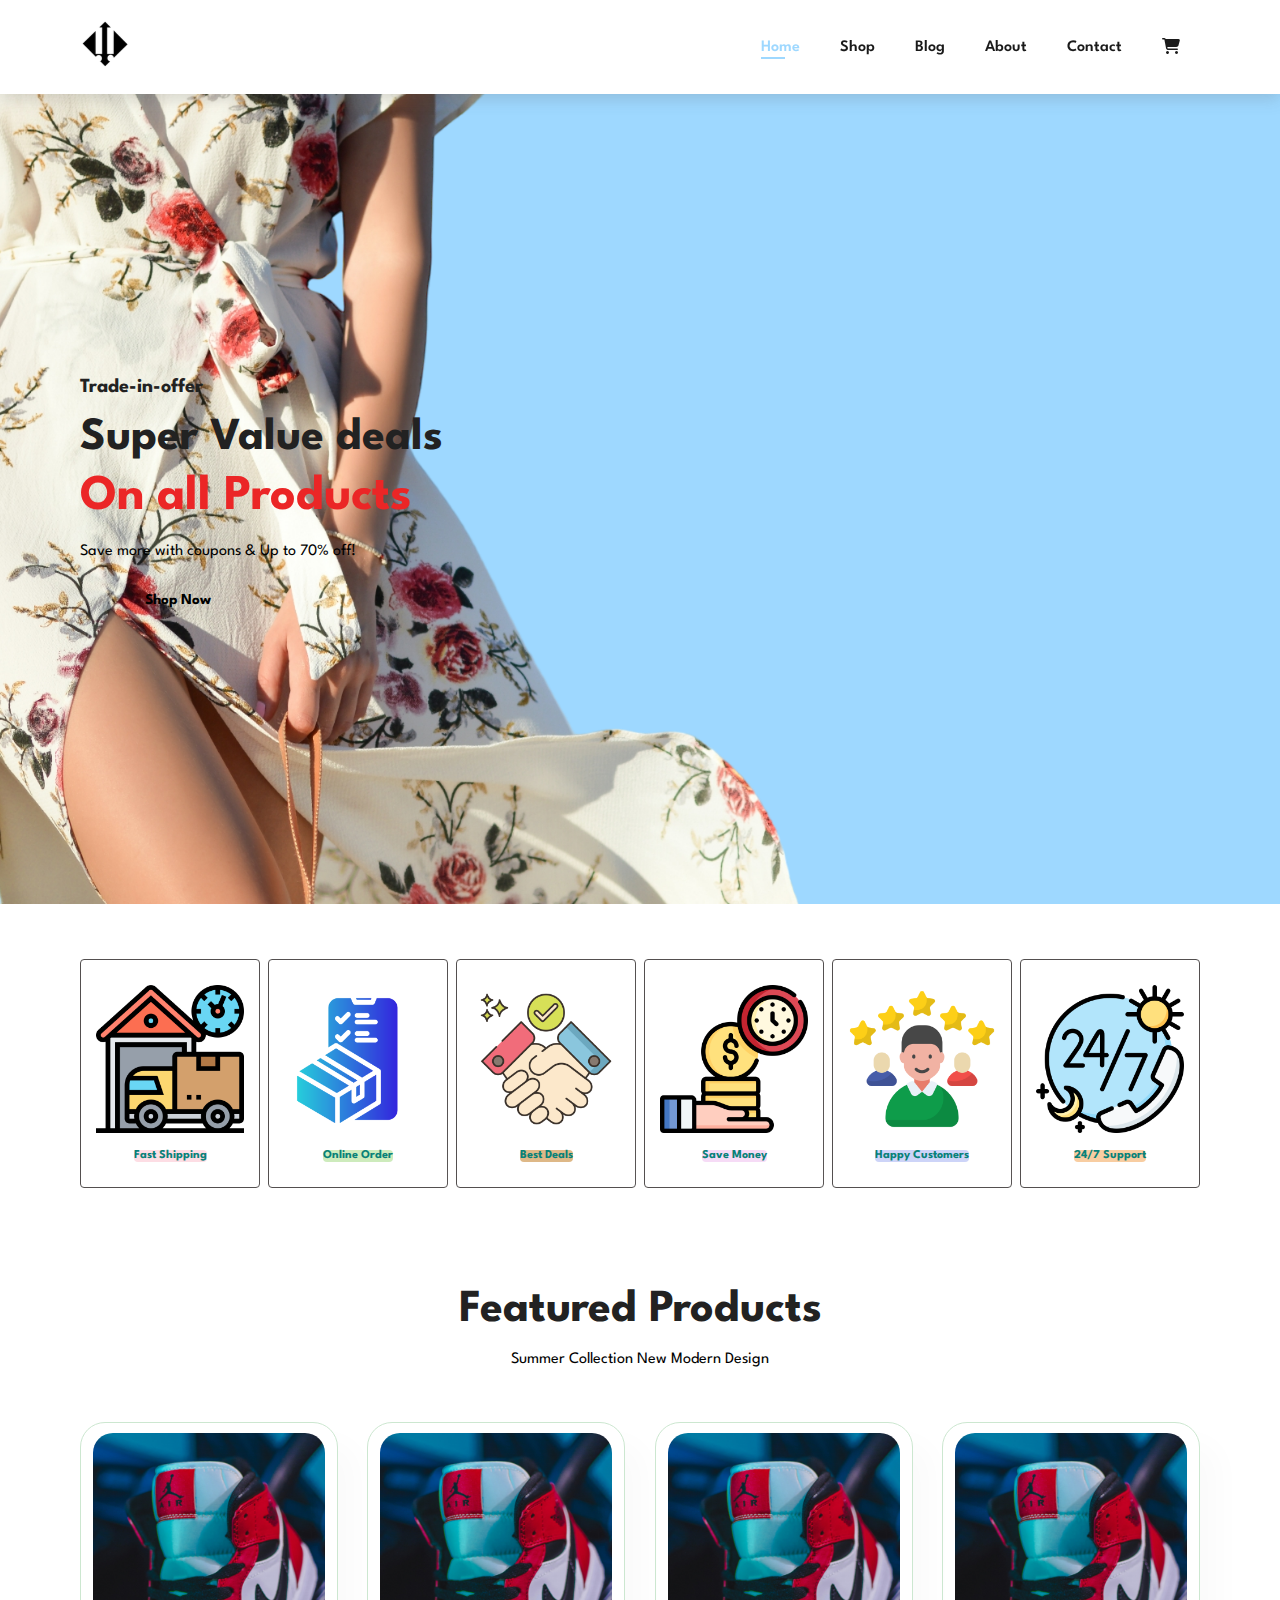
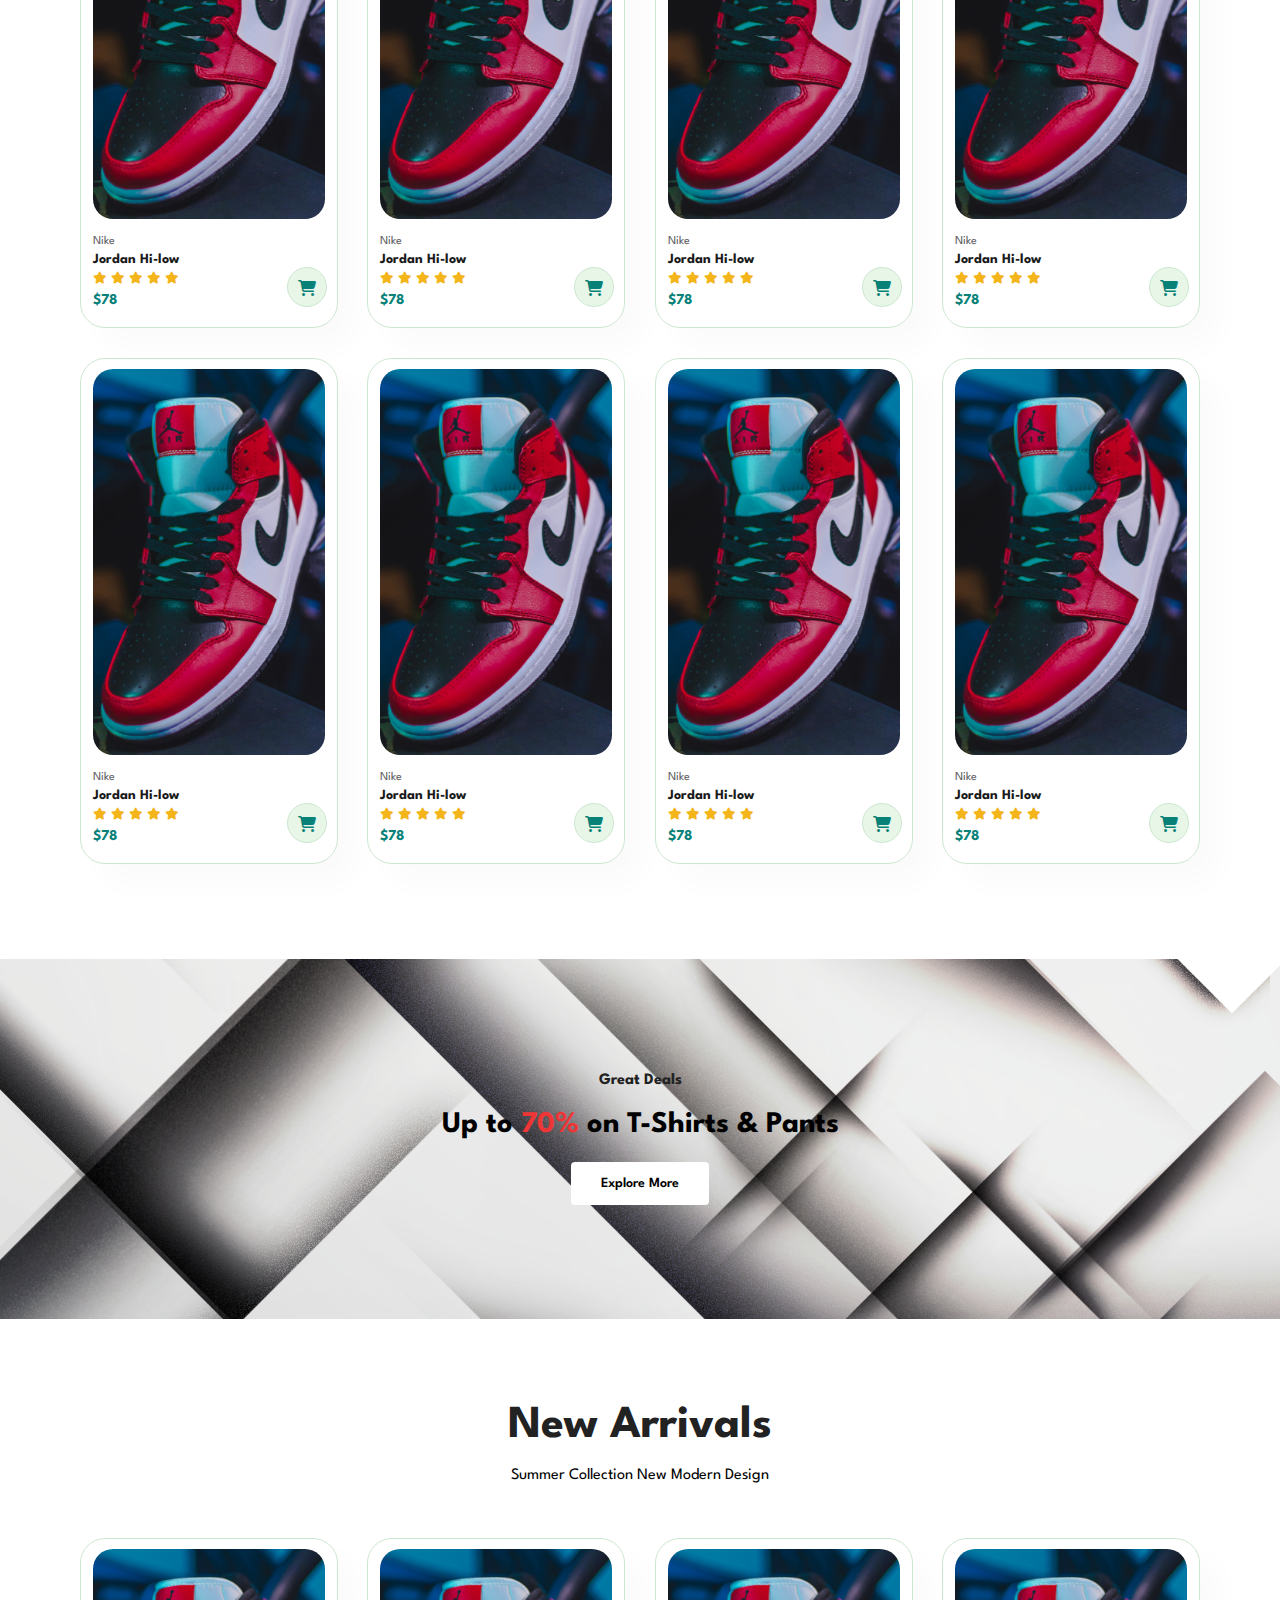
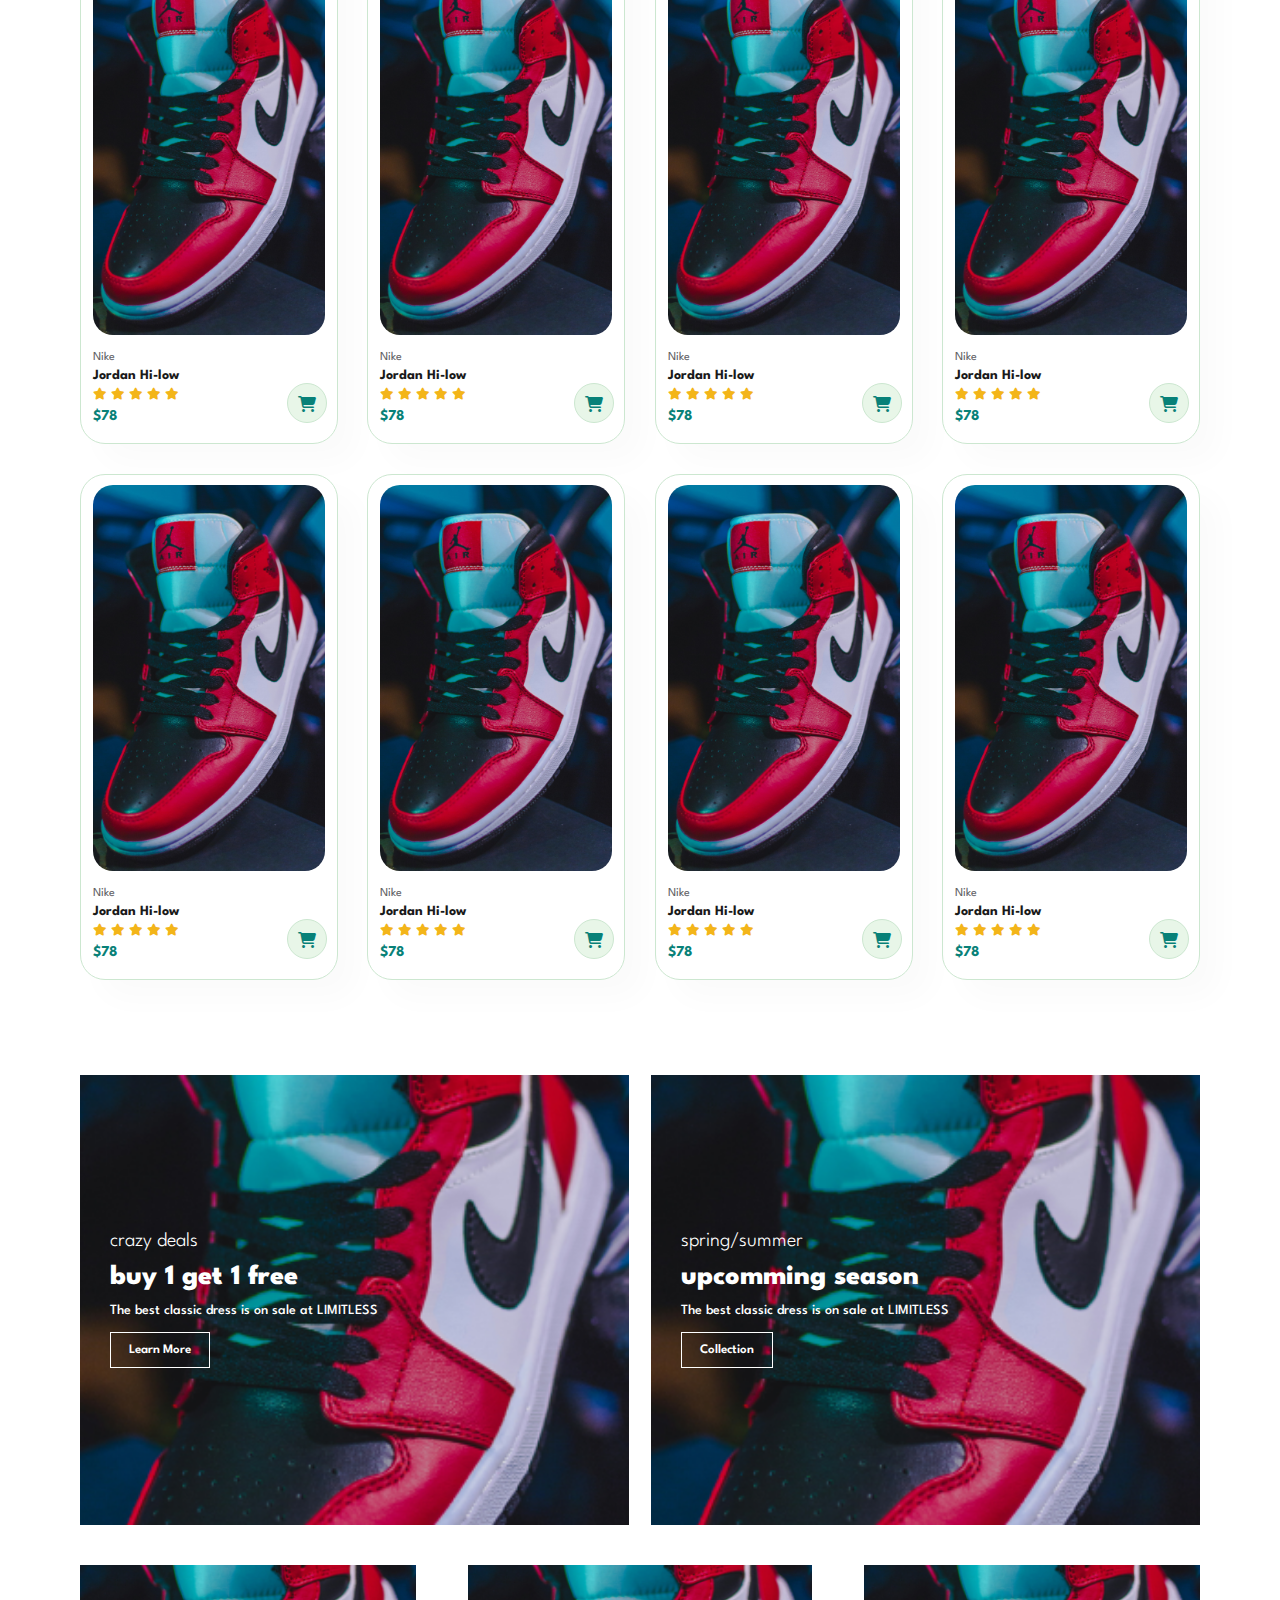
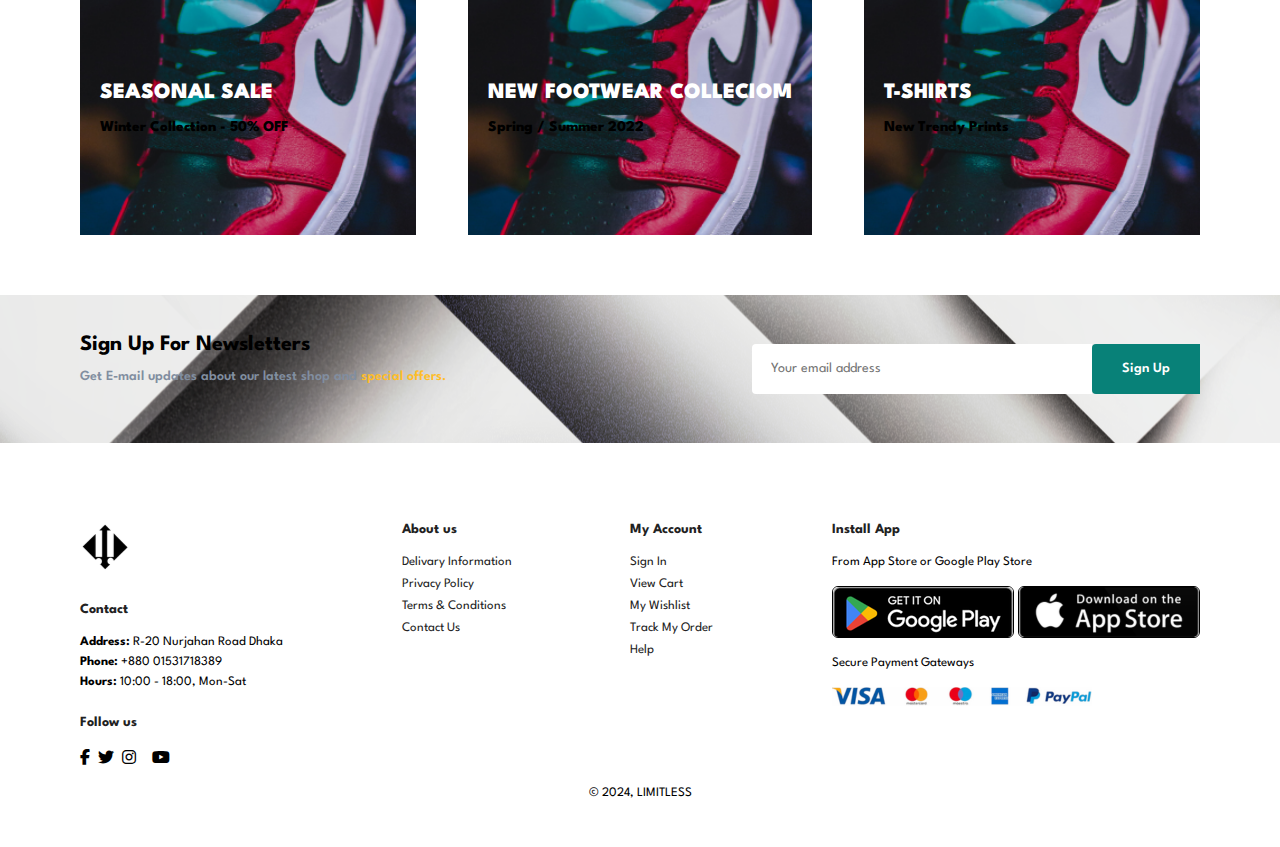
<file: index.html>
<!DOCTYPE html>
<html lang="en">

<head>
    <meta charset="UTF-8">
    <meta http-equiv="X-UA compatible" content="IF=edge">
    <meta name="viewport" content="width=device-width, intial-scale=1.0">
    <title>LIMILESS</title>
    <link rel="stylesheet" href="style.css">
    <link rel="stylesheet" href="https://cdnjs.cloudflare.com/ajax/libs/font-awesome/6.5.1/css/all.min.css" />
</head>
<body>
    <section id="header">
        <a href="#"><img src="Img/logo.png" class="logo" alt=""></a>

        <div>
            <ul id="navbar">
            <li><a class="active" href="index.html">Home</a></li>
            <li><a href="shop.html">Shop</a></li>
            <li><a href="blog.html">Blog</a></li>
            <li><a href="about.html">About</a></li>
            <li><a href="contact.html">Contact</a></li>
            <li id="lg-bag"><a href="cart.html"><i class="fa-solid fa-cart-shopping"></i></a></li>
            <a href="#" id="close"><i class="fa fa-times"></i></a>
            </ul>
        </div>
        <div id="mobile">
            <a href="cart.html"><i class="fa-solid fa-cart-shopping"></i></a>
            <i id="bar" class="fas fa-outdent"></i>
        </div>
    </section>

    <section id="hero">
        <h4>Trade-in-offer</h4>
        <h2>Super Value deals</h2>
        <h1>On all Products</h1>
        <p>Save more with coupons & Up to 70% off! </p>
        <button>Shop Now</button>
    </section>

    <section id="feature" class="section-p1">
        <div class="fe-box">
            <img src="Img/fast-delivery.png" alt="Shipping">
            <h6>Fast Shipping</h6>
        </div>
        <div class="fe-box">
            <img src="Img/order-delivery.png" alt="">
            <h6>Online Order</h6>
        </div>
        <div class="fe-box">
            <img src="Img/deal.png" alt="">
            <h6>Best Deals</h6>
        </div>
        <div class="fe-box">
            <img src="Img/save-time.png" alt="">
            <h6>Save Money</h6>
        </div>
        <div class="fe-box">
            <img src="Img/customer.png" alt="">
            <h6>Happy Customers<h6>
        </div>
        <div class="fe-box">
            <img src="Img/24-hours.png" alt="Shipping">
            <h6>24/7 Support</h6>
        </div>
    </section>

    <section id="product1" class="section-p1">
        <h2>Featured Products</h2>
        <p>Summer Collection New Modern Design</p>
        <div class="pro-container">
            <div class="pro">
                <img src="Img/product1.png" alt="">
                <div class="des">
                    <span>Nike</span>
                    <h5>Jordan Hi-low</h5>
                    <i class="fa-sharp fa-solid fa-star"></i>
                    <i class="fa-sharp fa-solid fa-star"></i>
                    <i class="fa-sharp fa-solid fa-star"></i>
                    <i class="fa-sharp fa-solid fa-star"></i>
                    <i class="fa-sharp fa-solid fa-star"></i>
                    <h4>$78</h4>
                </div>
                    <a href="#"><i class="fa-solid fa-cart-shopping cart"></i></a>
                </div>
                <div class="pro">
                    <img src="Img/product1.png" alt="">
                    <div class="des">
                        <span>Nike</span>
                        <h5>Jordan Hi-low</h5>
                        <i class="fa-sharp fa-solid fa-star"></i>
                        <i class="fa-sharp fa-solid fa-star"></i>
                        <i class="fa-sharp fa-solid fa-star"></i>
                        <i class="fa-sharp fa-solid fa-star"></i>
                        <i class="fa-sharp fa-solid fa-star"></i>
                        <h4>$78</h4>
                    </div>
                        <a href="#"><i class="fa-solid fa-cart-shopping cart"></i></a>
                    </div>
                    <div class="pro">
                        <img src="Img/product1.png" alt="">
                        <div class="des">
                            <span>Nike</span>
                            <h5>Jordan Hi-low</h5>
                            <i class="fa-sharp fa-solid fa-star"></i>
                            <i class="fa-sharp fa-solid fa-star"></i>
                            <i class="fa-sharp fa-solid fa-star"></i>
                            <i class="fa-sharp fa-solid fa-star"></i>
                            <i class="fa-sharp fa-solid fa-star"></i>
                            <h4>$78</h4>
                        </div>
                            <a href="#"><i class="fa-solid fa-cart-shopping cart"></i></a>
                        </div>
                        <div class="pro">
                            <img src="Img/product1.png" alt="">
                            <div class="des">
                                <span>Nike</span>
                                <h5>Jordan Hi-low</h5>
                                <i class="fa-sharp fa-solid fa-star"></i>
                                <i class="fa-sharp fa-solid fa-star"></i>
                                <i class="fa-sharp fa-solid fa-star"></i>
                                <i class="fa-sharp fa-solid fa-star"></i>
                                <i class="fa-sharp fa-solid fa-star"></i>
                                <h4>$78</h4>
                            </div>
                                <a href="#"><i class="fa-solid fa-cart-shopping cart"></i></a>
                            </div>
                            <div class="pro">
                                <img src="Img/product1.png" alt="">
                                <div class="des">
                                    <span>Nike</span>
                                    <h5>Jordan Hi-low</h5>
                                    <i class="fa-sharp fa-solid fa-star"></i>
                                    <i class="fa-sharp fa-solid fa-star"></i>
                                    <i class="fa-sharp fa-solid fa-star"></i>
                                    <i class="fa-sharp fa-solid fa-star"></i>
                                    <i class="fa-sharp fa-solid fa-star"></i>
                                    <h4>$78</h4>
                                </div>
                                    <a href="#"><i class="fa-solid fa-cart-shopping cart"></i></a>
                                </div>
                                <div class="pro">
                                    <img src="Img/product1.png" alt="">
                                    <div class="des">
                                        <span>Nike</span>
                                        <h5>Jordan Hi-low</h5>
                                        <i class="fa-sharp fa-solid fa-star"></i>
                                        <i class="fa-sharp fa-solid fa-star"></i>
                                        <i class="fa-sharp fa-solid fa-star"></i>
                                        <i class="fa-sharp fa-solid fa-star"></i>
                                        <i class="fa-sharp fa-solid fa-star"></i>
                                        <h4>$78</h4>
                                    </div>
                                        <a href="#"><i class="fa-solid fa-cart-shopping cart"></i></a>
                                    </div>
                                    <div class="pro">
                                        <img src="Img/product1.png" alt="">
                                        <div class="des">
                                            <span>Nike</span>
                                            <h5>Jordan Hi-low</h5>
                                            <i class="fa-sharp fa-solid fa-star"></i>
                                            <i class="fa-sharp fa-solid fa-star"></i>
                                            <i class="fa-sharp fa-solid fa-star"></i>
                                            <i class="fa-sharp fa-solid fa-star"></i>
                                            <i class="fa-sharp fa-solid fa-star"></i>
                                            <h4>$78</h4>
                                        </div>
                                            <a href="#"><i class="fa-solid fa-cart-shopping cart"></i></a>
                                        </div>
                                        <div class="pro">
                                            <img src="Img/product1.png" alt="">
                                            <div class="des">
                                                <span>Nike</span>
                                                <h5>Jordan Hi-low</h5>
                                                <i class="fa-sharp fa-solid fa-star"></i>
                                                <i class="fa-sharp fa-solid fa-star"></i>
                                                <i class="fa-sharp fa-solid fa-star"></i>
                                                <i class="fa-sharp fa-solid fa-star"></i>
                                                <i class="fa-sharp fa-solid fa-star"></i>
                                                <h4>$78</h4>
                                            </div>
                                                <a href="#"><i class="fa-solid fa-cart-shopping cart"></i></a>
                                            </div>
        </div>
    </section>
    
    <section id="banner" class="section-m1">
        <h4>Great Deals</h4>
        <h2>Up to <span>70% </span> on T-Shirts & Pants</h2>
        <button class="normal">Explore More</button>
    </section>
    
    <section id="product1" class="section-p1">
        <h2>New Arrivals</h2>
        <p>Summer Collection New Modern Design</p>
        <div class="pro-container">
            <div class="pro">
                <img src="Img/product1.png" alt="">
                <div class="des">
                    <span>Nike</span>
                    <h5>Jordan Hi-low</h5>
                    <i class="fa-sharp fa-solid fa-star"></i>
                    <i class="fa-sharp fa-solid fa-star"></i>
                    <i class="fa-sharp fa-solid fa-star"></i>
                    <i class="fa-sharp fa-solid fa-star"></i>
                    <i class="fa-sharp fa-solid fa-star"></i>
                    <h4>$78</h4>
                </div>
                    <a href="#"><i class="fa-solid fa-cart-shopping cart"></i></a>
                </div>
                <div class="pro">
                    <img src="Img/product1.png" alt="">
                    <div class="des">
                        <span>Nike</span>
                        <h5>Jordan Hi-low</h5>
                        <i class="fa-sharp fa-solid fa-star"></i>
                        <i class="fa-sharp fa-solid fa-star"></i>
                        <i class="fa-sharp fa-solid fa-star"></i>
                        <i class="fa-sharp fa-solid fa-star"></i>
                        <i class="fa-sharp fa-solid fa-star"></i>
                        <h4>$78</h4>
                    </div>
                        <a href="#"><i class="fa-solid fa-cart-shopping cart"></i></a>
                    </div>
                    <div class="pro">
                        <img src="Img/product1.png" alt="">
                        <div class="des">
                            <span>Nike</span>
                            <h5>Jordan Hi-low</h5>
                            <i class="fa-sharp fa-solid fa-star"></i>
                            <i class="fa-sharp fa-solid fa-star"></i>
                            <i class="fa-sharp fa-solid fa-star"></i>
                            <i class="fa-sharp fa-solid fa-star"></i>
                            <i class="fa-sharp fa-solid fa-star"></i>
                            <h4>$78</h4>
                        </div>
                            <a href="#"><i class="fa-solid fa-cart-shopping cart"></i></a>
                        </div>
                        <div class="pro">
                            <img src="Img/product1.png" alt="">
                            <div class="des">
                                <span>Nike</span>
                                <h5>Jordan Hi-low</h5>
                                <i class="fa-sharp fa-solid fa-star"></i>
                                <i class="fa-sharp fa-solid fa-star"></i>
                                <i class="fa-sharp fa-solid fa-star"></i>
                                <i class="fa-sharp fa-solid fa-star"></i>
                                <i class="fa-sharp fa-solid fa-star"></i>
                                <h4>$78</h4>
                            </div>
                                <a href="#"><i class="fa-solid fa-cart-shopping cart"></i></a>
                            </div>
                            <div class="pro">
                                <img src="Img/product1.png" alt="">
                                <div class="des">
                                    <span>Nike</span>
                                    <h5>Jordan Hi-low</h5>
                                    <i class="fa-sharp fa-solid fa-star"></i>
                                    <i class="fa-sharp fa-solid fa-star"></i>
                                    <i class="fa-sharp fa-solid fa-star"></i>
                                    <i class="fa-sharp fa-solid fa-star"></i>
                                    <i class="fa-sharp fa-solid fa-star"></i>
                                    <h4>$78</h4>
                                </div>
                                    <a href="#"><i class="fa-solid fa-cart-shopping cart"></i></a>
                                </div>
                                <div class="pro">
                                    <img src="Img/product1.png" alt="">
                                    <div class="des">
                                        <span>Nike</span>
                                        <h5>Jordan Hi-low</h5>
                                        <i class="fa-sharp fa-solid fa-star"></i>
                                        <i class="fa-sharp fa-solid fa-star"></i>
                                        <i class="fa-sharp fa-solid fa-star"></i>
                                        <i class="fa-sharp fa-solid fa-star"></i>
                                        <i class="fa-sharp fa-solid fa-star"></i>
                                        <h4>$78</h4>
                                    </div>
                                        <a href="#"><i class="fa-solid fa-cart-shopping cart"></i></a>
                                    </div>
                                    <div class="pro">
                                        <img src="Img/product1.png" alt="">
                                        <div class="des">
                                            <span>Nike</span>
                                            <h5>Jordan Hi-low</h5>
                                            <i class="fa-sharp fa-solid fa-star"></i>
                                            <i class="fa-sharp fa-solid fa-star"></i>
                                            <i class="fa-sharp fa-solid fa-star"></i>
                                            <i class="fa-sharp fa-solid fa-star"></i>
                                            <i class="fa-sharp fa-solid fa-star"></i>
                                            <h4>$78</h4>
                                        </div>
                                            <a href="#"><i class="fa-solid fa-cart-shopping cart"></i></a>
                                        </div>
                                        <div class="pro">
                                            <img src="Img/product1.png" alt="">
                                            <div class="des">
                                                <span>Nike</span>
                                                <h5>Jordan Hi-low</h5>
                                                <i class="fa-sharp fa-solid fa-star"></i>
                                                <i class="fa-sharp fa-solid fa-star"></i>
                                                <i class="fa-sharp fa-solid fa-star"></i>
                                                <i class="fa-sharp fa-solid fa-star"></i>
                                                <i class="fa-sharp fa-solid fa-star"></i>
                                                <h4>$78</h4>
                                            </div>
                                                <a href="#"><i class="fa-solid fa-cart-shopping cart"></i></a>
                                            </div>
        </div>
    </section>

    <section id="sm-banner" class="section-p1">
        <div class="banner-box">
            <h4>crazy deals</h4>
            <h2>buy 1 get 1 free</h2>
            <span>The best classic dress is on sale at LIMITLESS</span>
            <button class="white">Learn More</button>
        </div>
        <div class="banner-box banner-box2">
            <h4>spring/summer</h4>
            <h2>upcomming season</h2>
            <span>The best classic dress is on sale at LIMITLESS</span>
            <button class="white">Collection</button>
        </div>
    </section>

    <section id="banner3">
        <div class="banner-box">
            <h2>SEASONAL SALE</h2>  
            <h3>Winter Collection - 50% OFF</h3>
        </div>  
        <div class="banner-box banner-box2">
            <h2>NEW FOOTWEAR COLLECIOM</h2>  
            <h3>Spring / Summer 2022</h3>
        </div>  
        <div class="banner-box banner-box3">
            <h2>T-SHIRTS</h2>  
            <h3>New Trendy Prints</h3>
        </div>  
    </section>

    <section id="newsletter" class="section-p1 section-m1">
        <div class="newstext">
            <h4>Sign Up For Newsletters</h4>
            <p>Get E-mail updates about our latest shop and <span>special offers.</span></p>
        </div>
        <div class="form">
            <input type="text" placeholder="Your email address">
            <button class="normal">Sign Up</button>
        </div>
    </section>

    <footer class="section-p1">
        <div class="col">
            <img class="logo" src="Img/logo.png" alt="">
            <h4>Contact</h4>
            <p><strong>Address:</strong> R-20 Nurjahan Road Dhaka</p>
            <p><strong>Phone:</strong> +880 01531718389</p>
            <p><strong>Hours:</strong> 10:00 - 18:00, Mon-Sat</p>
            <div class="follow">
                <h4>Follow us</h4>
            <div class="icon">
                <i class="fab fa-facebook-f"></i>
                <i class="fab fa-twitter"></i>
                <i class="fab fa-instagram"></i>
                <i class="fab fa-printest-p"></i>
                <i class="fab fa-youtube"></i>
            </div>
            </div>
        </div>
        <div class="col">
            <h4>About us</h4>
            <a href="#">Delivary Information</a>
            <a href="#">Privacy Policy</a>
            <a href="#">Terms & Conditions</a>
            <a href="#">Contact Us</a>
        </div>
        <div class="col">
            <h4>My Account</h4>
            <a href="#">Sign In</a>
            <a href="#">View Cart</a>
            <a href="#">My Wishlist</a>
            <a href="#">Track My Order</a>
            <a href="#">Help</a>
        </div>
        <div class="col install">
        <h4>Install App</h4>
        <p>From App Store or Google Play Store</p>
        <div class="row">
        <img src="Img/Google Play icon.png" alt="">
        <img src="Img/Apple app icon.png" alt="">
        </div>
            <p>Secure Payment Gateways</p>
            <img src="Img/Payment method.png" alt="">
        </div>
        <div class="copyright">
            <p>© 2024, LIMITLESS</p>
        </div>
    </footer>

    <script src="script.js"></script>
</body>

<footer>

</footer>
</html>
</file>
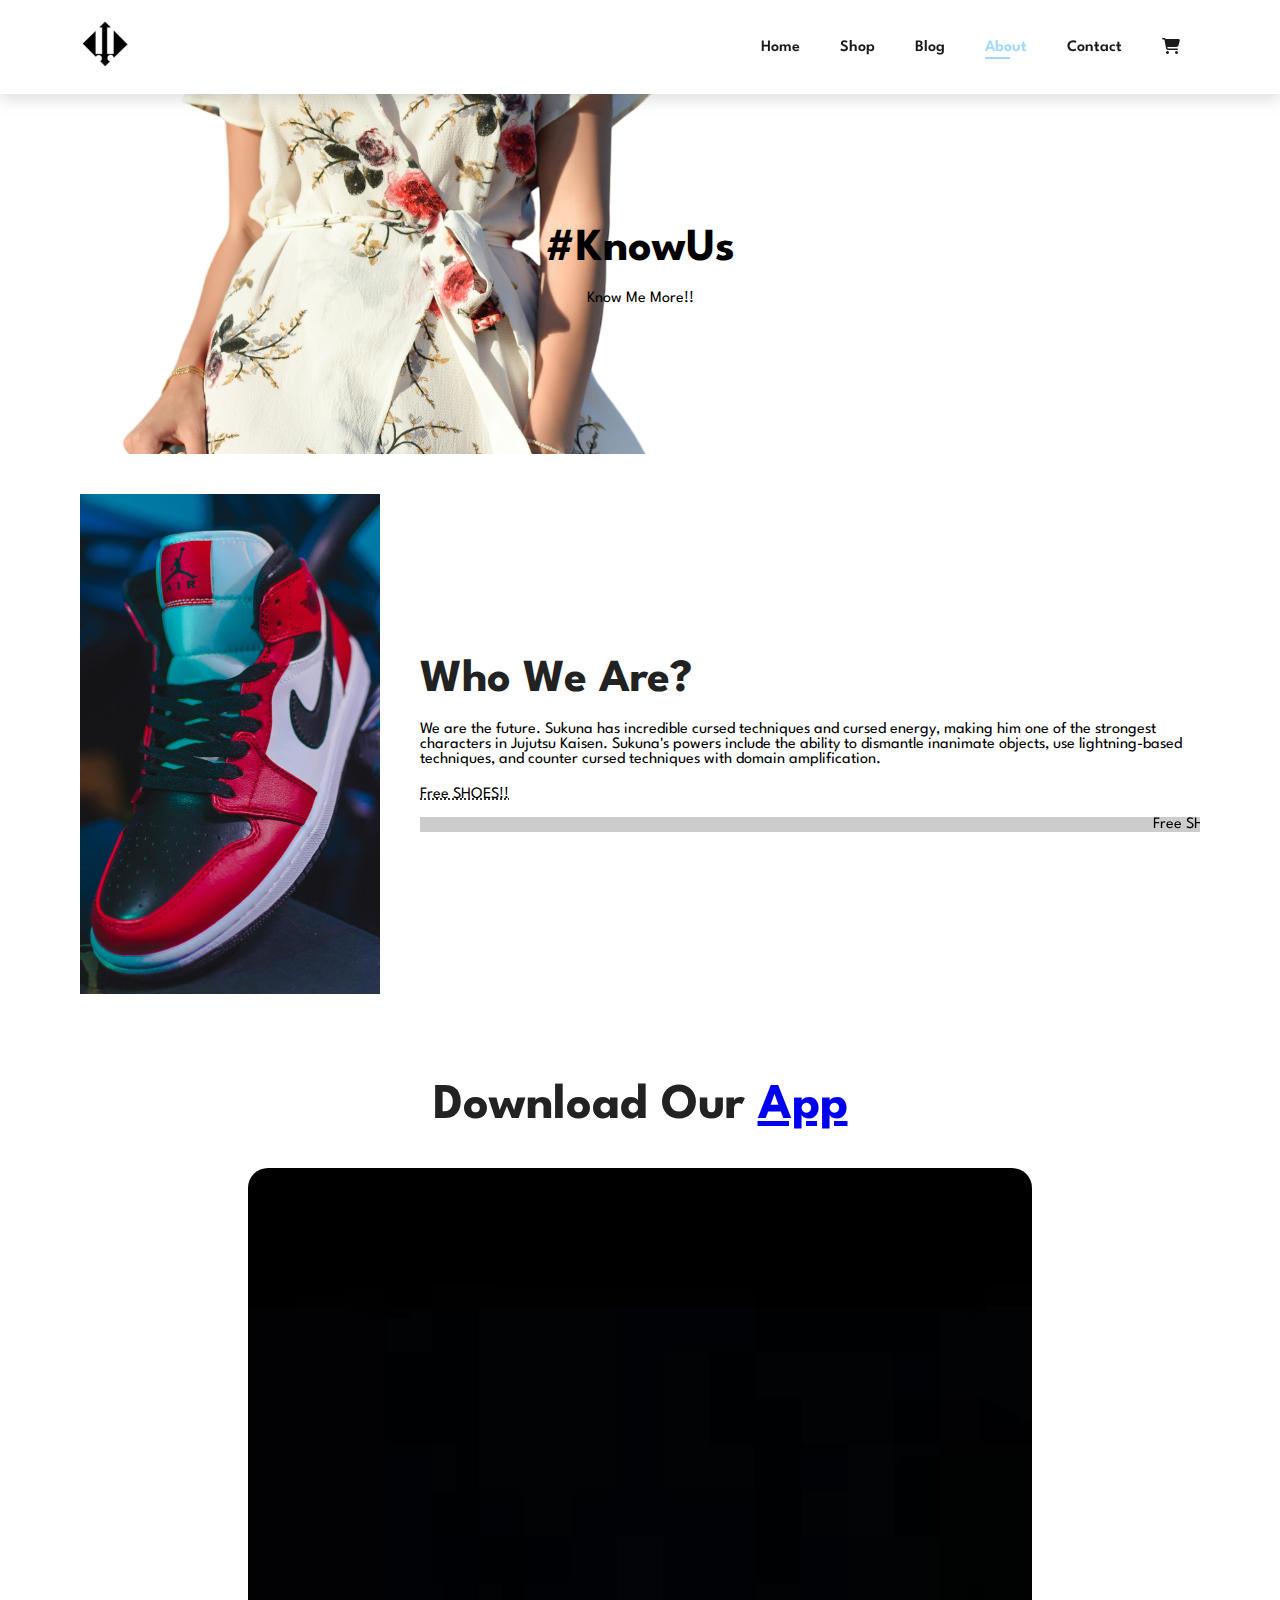
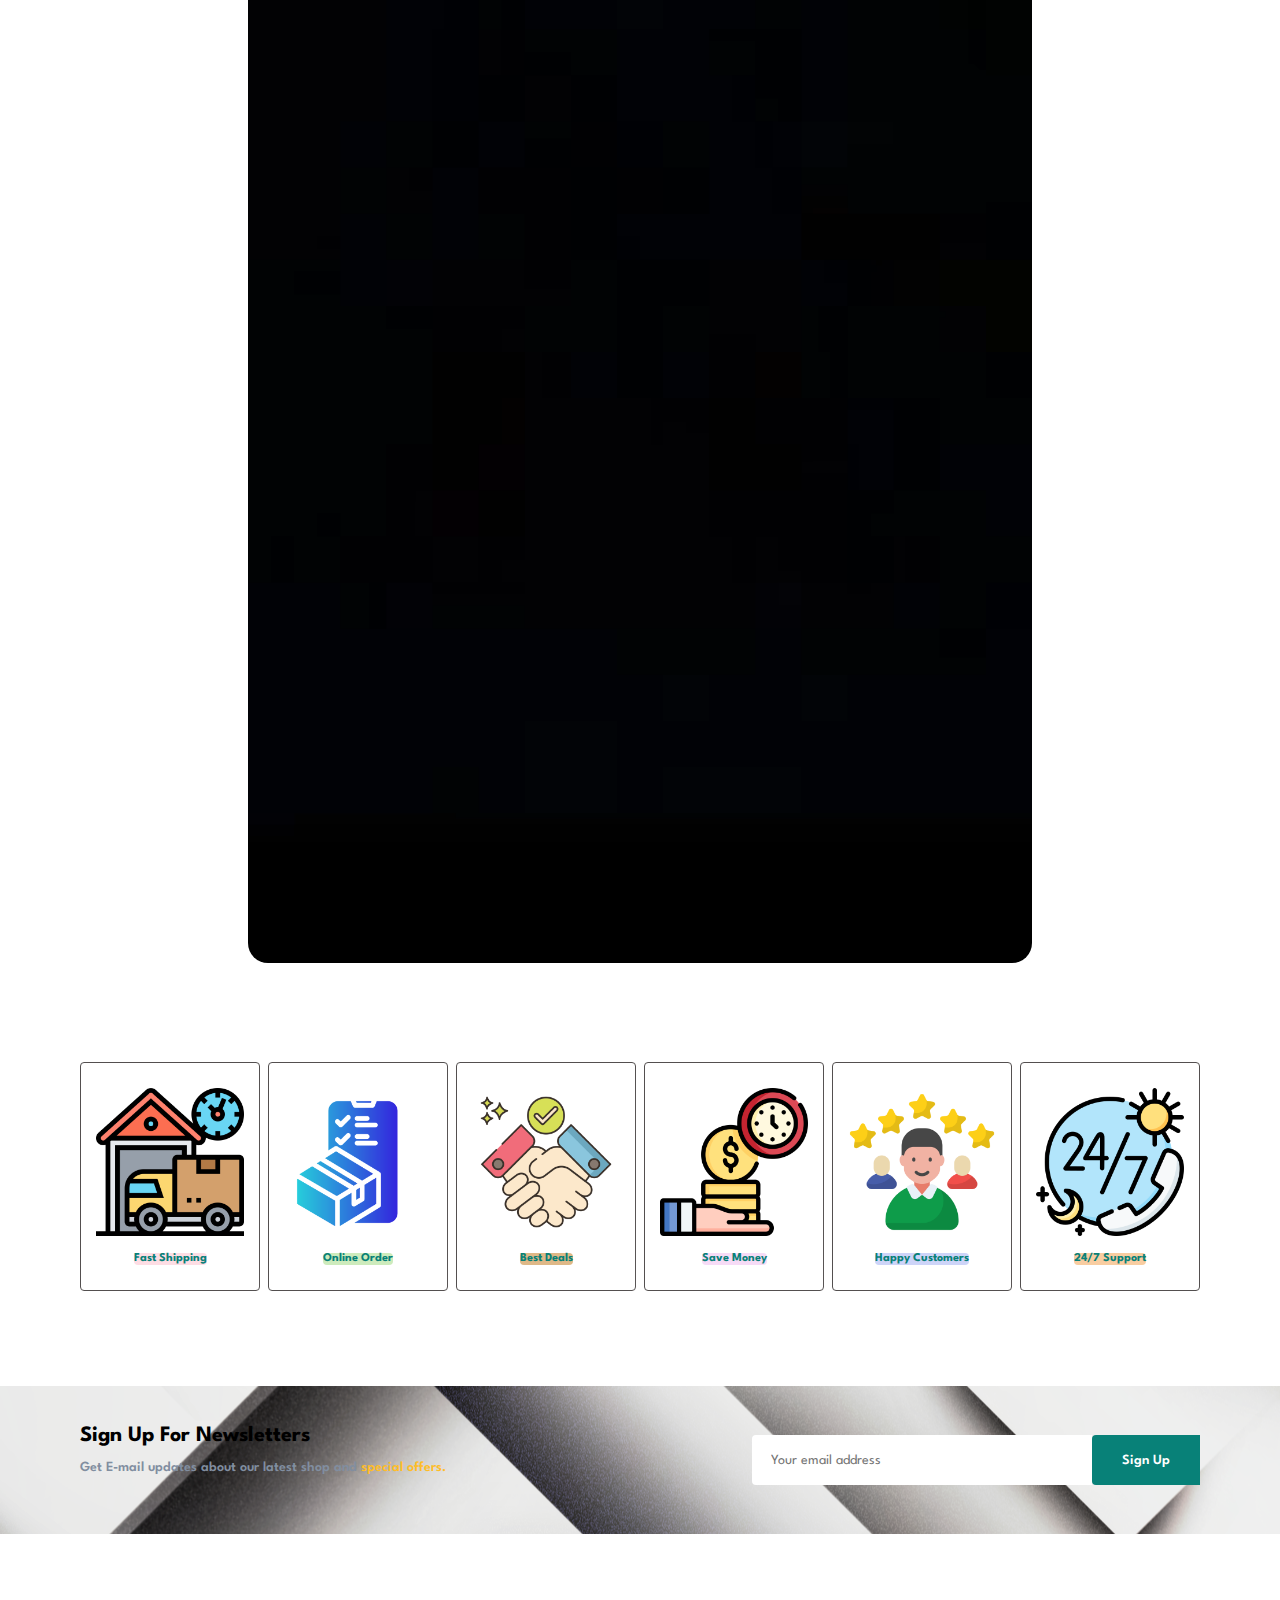
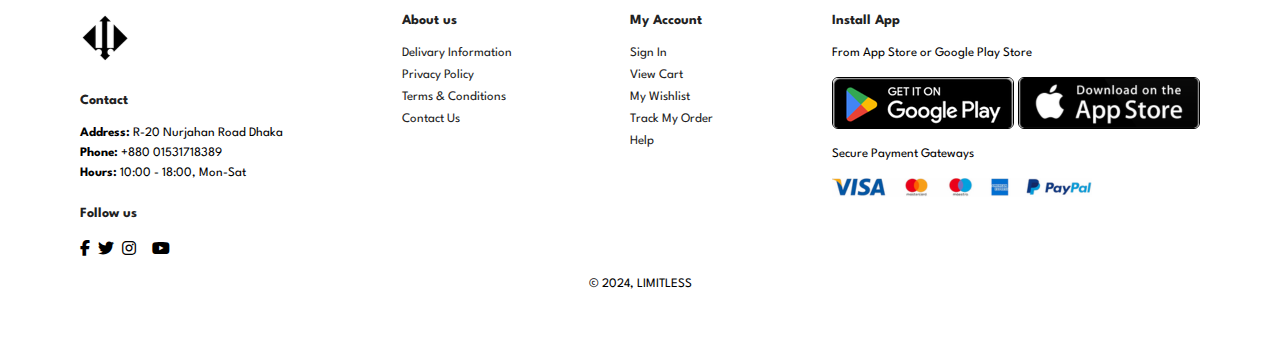
<file: about.html>
<!DOCTYPE html>
<html lang="en">

<head>
    <meta charset="UTF-8">
    <meta http-equiv="X-UA compatible" content="IF=edge">
    <meta name="viewport" content="width=device-width, intial-scale=1.0">
    <title>LIMILESS</title>
    <link rel="stylesheet" href="style.css">
    <link rel="stylesheet" href="https://cdnjs.cloudflare.com/ajax/libs/font-awesome/6.5.1/css/all.min.css" />
</head>
<body>
    <section id="header">
        <a href="#"><img src="Img/logo.png" class="logo" alt=""></a>

        <div>
            <ul id="navbar">
            <li><a href="index.html">Home</a></li>
            <li><a  href="shop.html">Shop</a></li>
            <li><a  href="blog.html">Blog</a></li>
            <li><a class="active" href="about.html">About</a></li>
            <li><a href="contact.html">Contact</a></li>
            <li id="lg-bag"><a href="cart.html"><i class="fa-solid fa-cart-shopping"></i></a></li>
            <a href="#" id="close"><i class="fa fa-times"></i></a>
            </ul>
        </div>
        <div id="mobile">
            <a href="cart.html"><i class="fa-solid fa-cart-shopping"></i></a>
            <i id="bar" class="fas fa-outdent"></i>
        </div>
    </section>

    <section id="page-header" class="about-header">
        <h2>#KnowUs</h2>
        <p>Know Me More!! </p>
    </section>

    <section id="about-head" class="section-p1">
        <img src="Img/product1.png" alt="">
        <div>
            <h2>Who We Are?</h2>
            <p>We are the future. Sukuna has incredible cursed techniques and cursed energy, making him one of the strongest characters in Jujutsu Kaisen. Sukuna's powers include the ability to dismantle inanimate objects, use lightning-based techniques, and counter cursed techniques with domain amplification.
            </p>
            <abbr title="">Free SHOES!!</abbr>

            <br><br>

            <marquee bgcolor="#ccc" loop="-1" scrollamount="5" width ="100%">Free SHOES!!</marquee> 
        </div>
    </section>

    <section id="about-app" class="section-p1">
        <h1>Download Our <a href="#"> App</a></h1>
        <div class="video">
            <video autoplay muted loop src="Img/appvid.mp4"></video>
        </div>
    </section>

    <section id="feature" class="section-p1">
        <div class="fe-box">
            <img src="Img/fast-delivery.png" alt="Shipping">
            <h6>Fast Shipping</h6>
        </div>
        <div class="fe-box">
            <img src="Img/order-delivery.png" alt="">
            <h6>Online Order</h6>
        </div>
        <div class="fe-box">
            <img src="Img/deal.png" alt="">
            <h6>Best Deals</h6>
        </div>
        <div class="fe-box">
            <img src="Img/save-time.png" alt="">
            <h6>Save Money</h6>
        </div>
        <div class="fe-box">
            <img src="Img/customer.png" alt="">
            <h6>Happy Customers<h6>
        </div>
        <div class="fe-box">
            <img src="Img/24-hours.png" alt="Shipping">
            <h6>24/7 Support</h6>
        </div>
    </section>

    <section id="newsletter" class="section-p1 section-m1">
        <div class="newstext">
            <h4>Sign Up For Newsletters</h4>
            <p>Get E-mail updates about our latest shop and <span>special offers.</span></p>
        </div>
        <div class="form">
            <input type="text" placeholder="Your email address">
            <button class="normal">Sign Up</button>
        </div>
    </section>

    <footer class="section-p1">
        <div class="col">
            <img class="logo" src="Img/logo.png" alt="">
            <h4>Contact</h4>
            <p><strong>Address:</strong> R-20 Nurjahan Road Dhaka</p>
            <p><strong>Phone:</strong> +880 01531718389</p>
            <p><strong>Hours:</strong> 10:00 - 18:00, Mon-Sat</p>
            <div class="follow">
                <h4>Follow us</h4>
            <div class="icon">
                <i class="fab fa-facebook-f"></i>
                <i class="fab fa-twitter"></i>
                <i class="fab fa-instagram"></i>
                <i class="fab fa-printest-p"></i>
                <i class="fab fa-youtube"></i>
            </div>
            </div>
        </div>
        <div class="col">
            <h4>About us</h4>
            <a href="#">Delivary Information</a>
            <a href="#">Privacy Policy</a>
            <a href="#">Terms & Conditions</a>
            <a href="#">Contact Us</a>
        </div>
        <div class="col">
            <h4>My Account</h4>
            <a href="#">Sign In</a>
            <a href="#">View Cart</a>
            <a href="#">My Wishlist</a>
            <a href="#">Track My Order</a>
            <a href="#">Help</a>
        </div>
        <div class="col install">
        <h4>Install App</h4>
        <p>From App Store or Google Play Store</p>
        <div class="row">
        <img src="Img/Google Play icon.png" alt="">
        <img src="Img/Apple app icon.png" alt="">
        </div>
            <p>Secure Payment Gateways</p>
            <img src="Img/Payment method.png" alt="">
        </div>
        <div class="copyright">
            <p>© 2024, LIMITLESS</p>
        </div>
    </footer>

    <script src="script.js"></script>
</body>

<footer>

</footer>
</html>
</file>
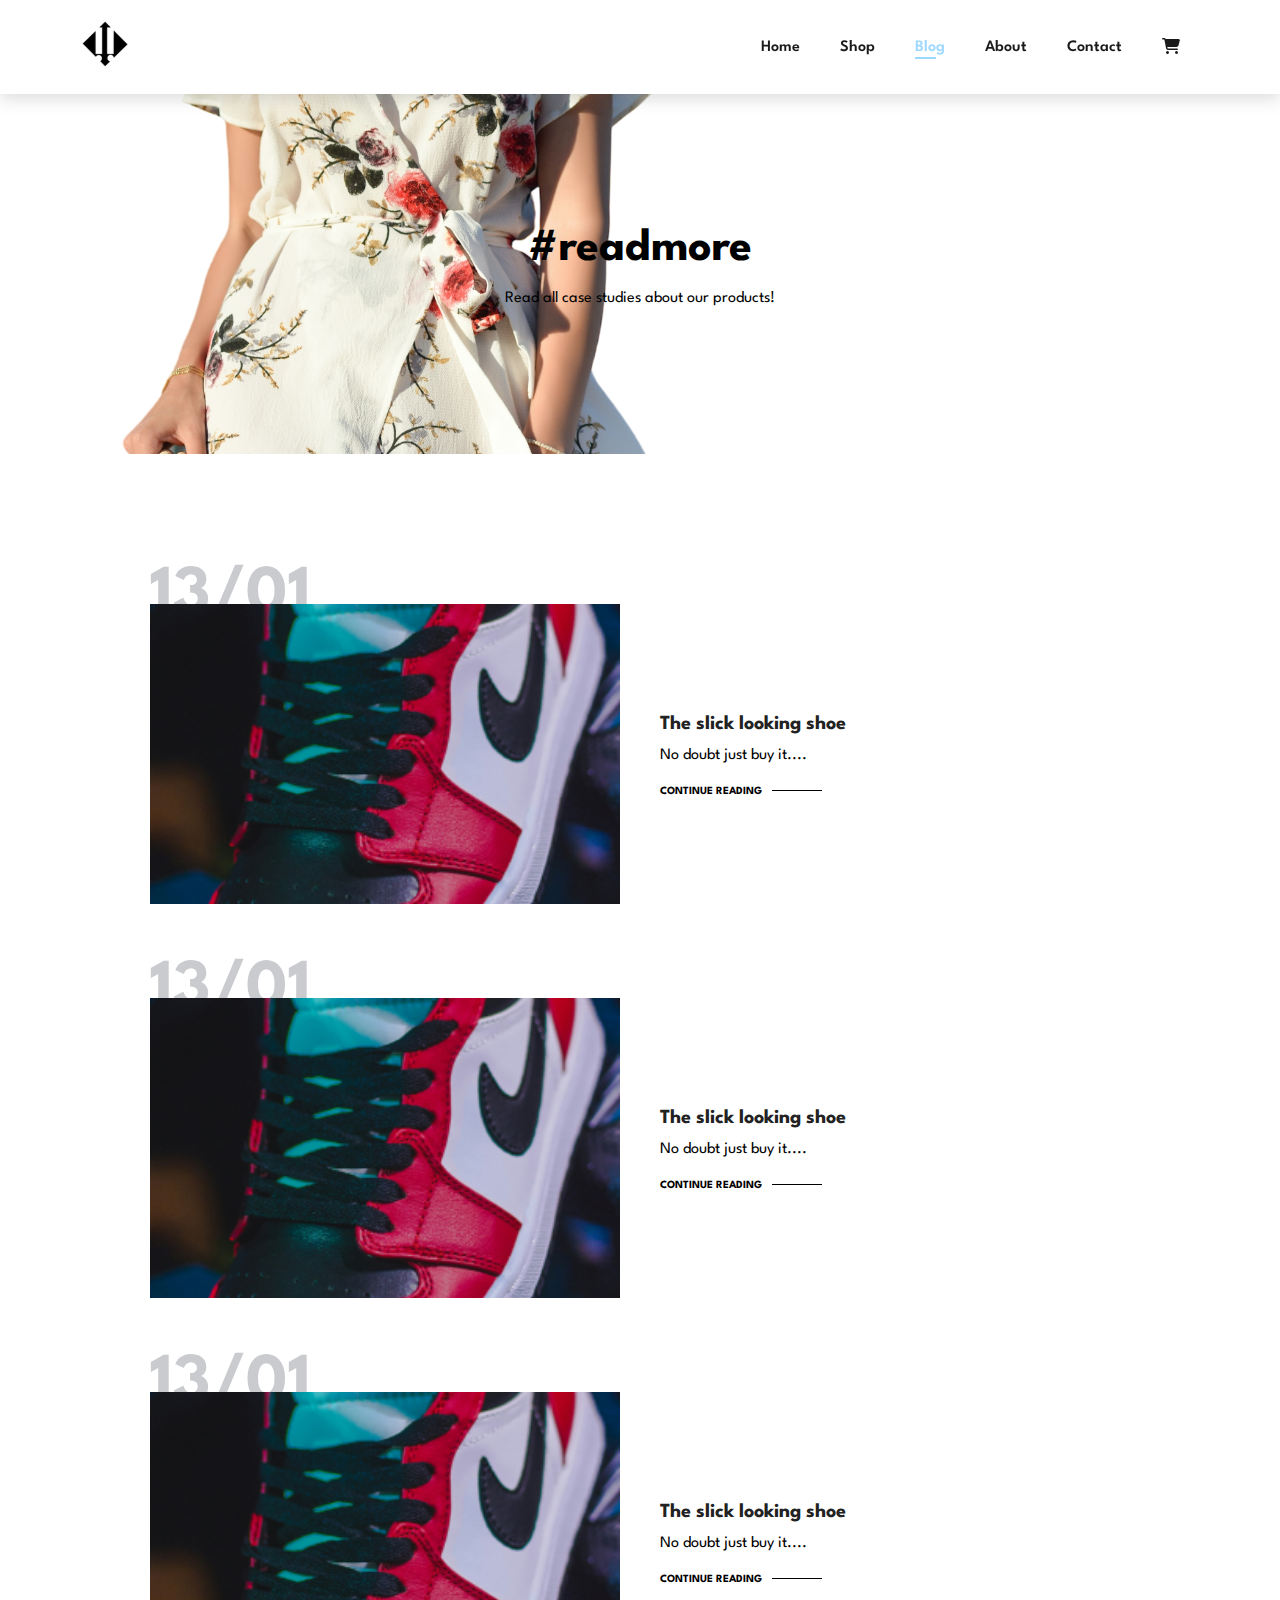
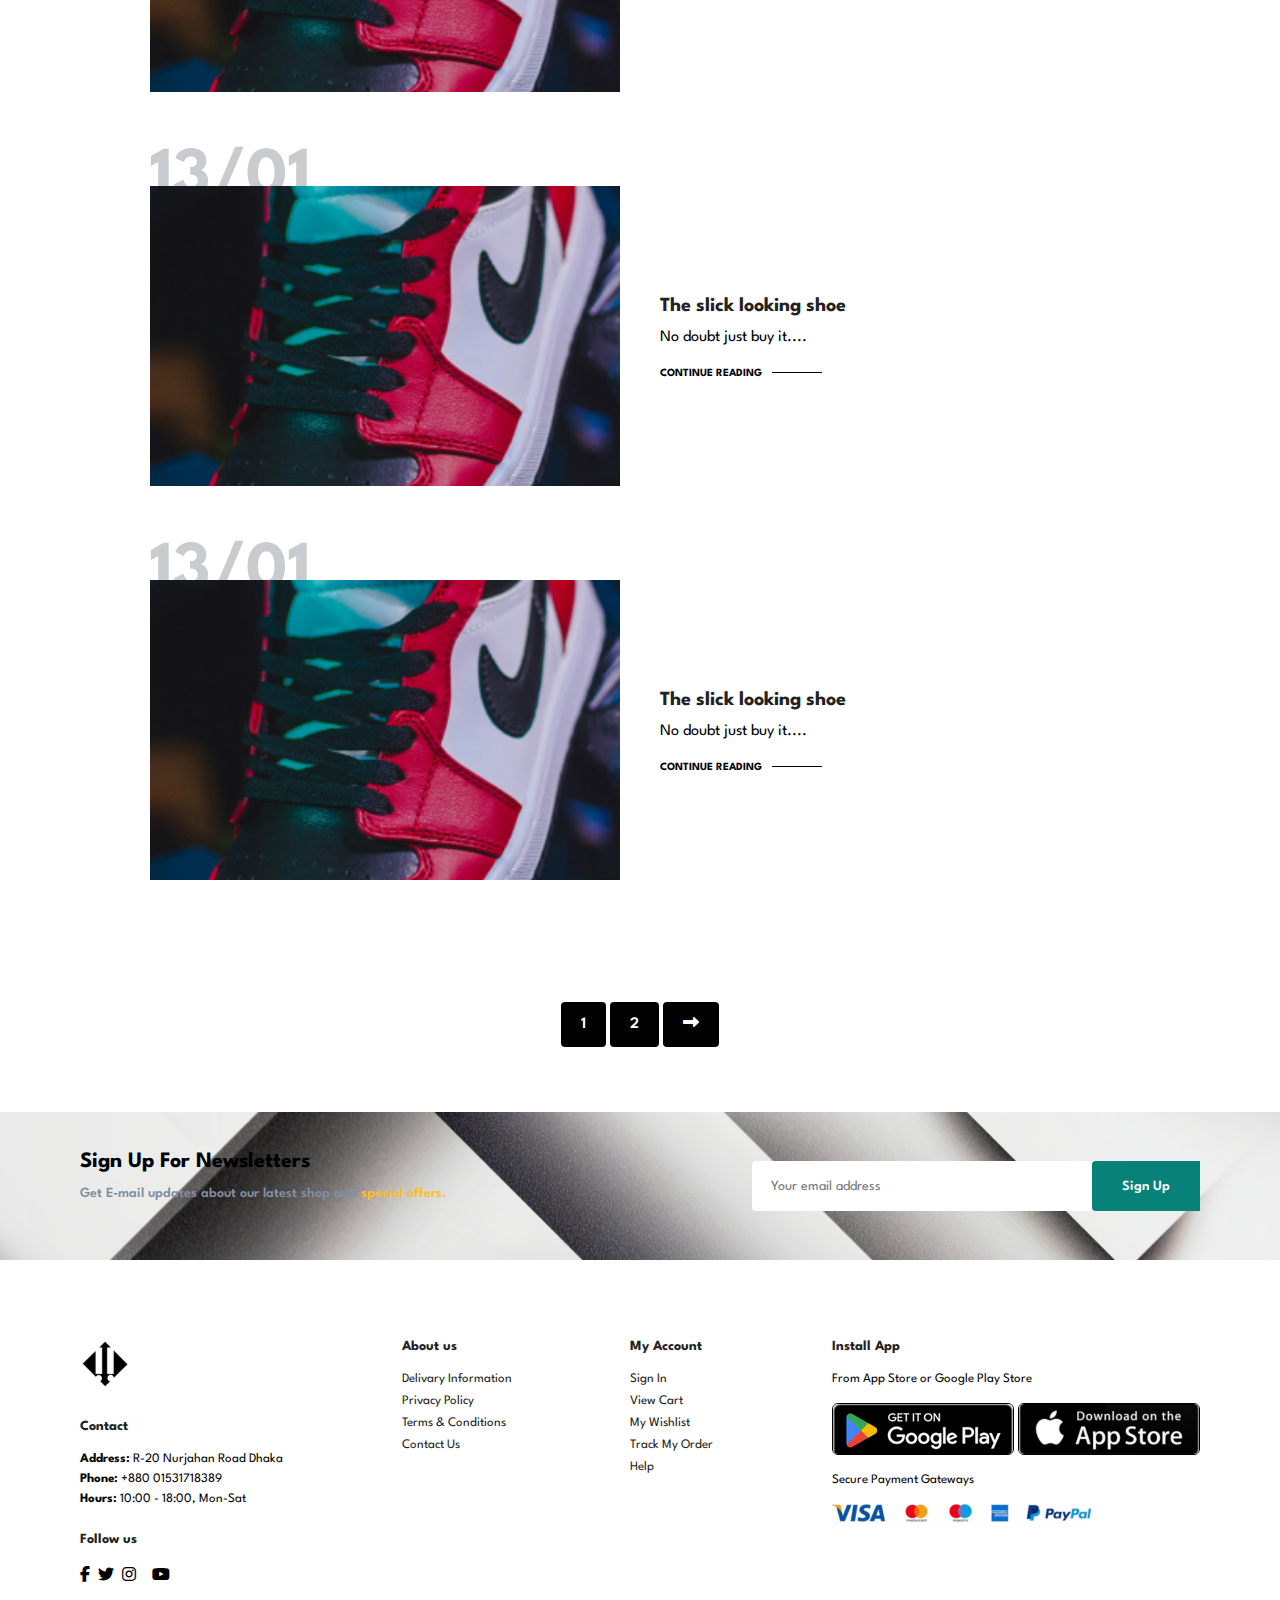
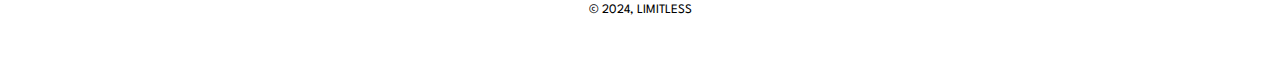
<file: blog.html>
<!DOCTYPE html>
<html lang="en">

<head>
    <meta charset="UTF-8">
    <meta http-equiv="X-UA compatible" content="IF=edge">
    <meta name="viewport" content="width=device-width, intial-scale=1.0">
    <title>LIMILESS</title>
    <link rel="stylesheet" href="style.css">
    <link rel="stylesheet" href="https://cdnjs.cloudflare.com/ajax/libs/font-awesome/6.5.1/css/all.min.css" />
</head>
<body>
    <section id="header">
        <a href="#"><img src="Img/logo.png" class="logo" alt=""></a>

        <div>
            <ul id="navbar">
            <li><a href="index.html">Home</a></li>
            <li><a  href="shop.html">Shop</a></li>
            <li><a class="active" href="blog.html">Blog</a></li>
            <li><a href="about.html">About</a></li>
            <li><a href="contact.html">Contact</a></li>
            <li id="lg-bag"><a href="cart.html"><i class="fa-solid fa-cart-shopping"></i></a></li>
            <a href="#" id="close"><i class="fa fa-times"></i></a>
            </ul>
        </div>
        <div id="mobile">
            <a href="cart.html"><i class="fa-solid fa-cart-shopping"></i></a>
            <i id="bar" class="fas fa-outdent"></i>
        </div>
    </section>

    <section id="page-header" class="blog-header">
        <h2>#readmore</h2>
        <p>Read all case studies about our products! </p>
    </section>

    <section id="blog">
        <div class="blog-box">
            <div class="blog-img">
                <img src="Img/product1.png" alt="">
            </div>
            <div class="blog-details">
                <h4>The slick looking shoe</h4>
                <p>No doubt just buy it....</p>
                <a href="#">CONTINUE READING</a> 
            </div>
            <h1>13/01</h1>
        </div>
        <div class="blog-box">
            <div class="blog-img">
                <img src="Img/product1.png" alt="">
            </div>
            <div class="blog-details">
                <h4>The slick looking shoe</h4>
                <p>No doubt just buy it....</p>
                <a href="#">CONTINUE READING</a> 
            </div>
            <h1>13/01</h1>
        </div>
        <div class="blog-box">
            <div class="blog-img">
                <img src="Img/product1.png" alt="">
            </div>
            <div class="blog-details">
                <h4>The slick looking shoe</h4>
                <p>No doubt just buy it....</p>
                <a href="#">CONTINUE READING</a> 
            </div>
            <h1>13/01</h1>
        </div>
        <div class="blog-box">
            <div class="blog-img">
                <img src="Img/product1.png" alt="">
            </div>
            <div class="blog-details">
                <h4>The slick looking shoe</h4>
                <p>No doubt just buy it....</p>
                <a href="#">CONTINUE READING</a> 
            </div>
            <h1>13/01</h1>
        </div>
        <div class="blog-box">
            <div class="blog-img">
                <img src="Img/product1.png" alt="">
            </div>
            <div class="blog-details">
                <h4>The slick looking shoe</h4>
                <p>No doubt just buy it....</p>
                <a href="#">CONTINUE READING</a> 
            </div>
            <h1>13/01</h1>
        </div>
    </section>

    <section id="pagination" class="section-p1">
        <a href="#">1</a>
        <a href="#">2</a>
        <a href="#"><i class="fa fa-long-arrow-alt-right"></i></a>
    </section>

    <section id="newsletter" class="section-p1 section-m1">
        <div class="newstext">
            <h4>Sign Up For Newsletters</h4>
            <p>Get E-mail updates about our latest shop and <span>special offers.</span></p>
        </div>
        <div class="form">
            <input type="text" placeholder="Your email address">
            <button class="normal">Sign Up</button>
        </div>
    </section>

    <footer class="section-p1">
        <div class="col">
            <img class="logo" src="Img/logo.png" alt="">
            <h4>Contact</h4>
            <p><strong>Address:</strong> R-20 Nurjahan Road Dhaka</p>
            <p><strong>Phone:</strong> +880 01531718389</p>
            <p><strong>Hours:</strong> 10:00 - 18:00, Mon-Sat</p>
            <div class="follow">
                <h4>Follow us</h4>
            <div class="icon">
                <i class="fab fa-facebook-f"></i>
                <i class="fab fa-twitter"></i>
                <i class="fab fa-instagram"></i>
                <i class="fab fa-printest-p"></i>
                <i class="fab fa-youtube"></i>
            </div>
            </div>
        </div>
        <div class="col">
            <h4>About us</h4>
            <a href="#">Delivary Information</a>
            <a href="#">Privacy Policy</a>
            <a href="#">Terms & Conditions</a>
            <a href="#">Contact Us</a>
        </div>
        <div class="col">
            <h4>My Account</h4>
            <a href="#">Sign In</a>
            <a href="#">View Cart</a>
            <a href="#">My Wishlist</a>
            <a href="#">Track My Order</a>
            <a href="#">Help</a>
        </div>
        <div class="col install">
        <h4>Install App</h4>
        <p>From App Store or Google Play Store</p>
        <div class="row">
        <img src="Img/Google Play icon.png" alt="">
        <img src="Img/Apple app icon.png" alt="">
        </div>
            <p>Secure Payment Gateways</p>
            <img src="Img/Payment method.png" alt="">
        </div>
        <div class="copyright">
            <p>© 2024, LIMITLESS</p>
        </div>
    </footer>

    <script src="script.js"></script>
</body>

<footer>

</footer>
</html>
</file>
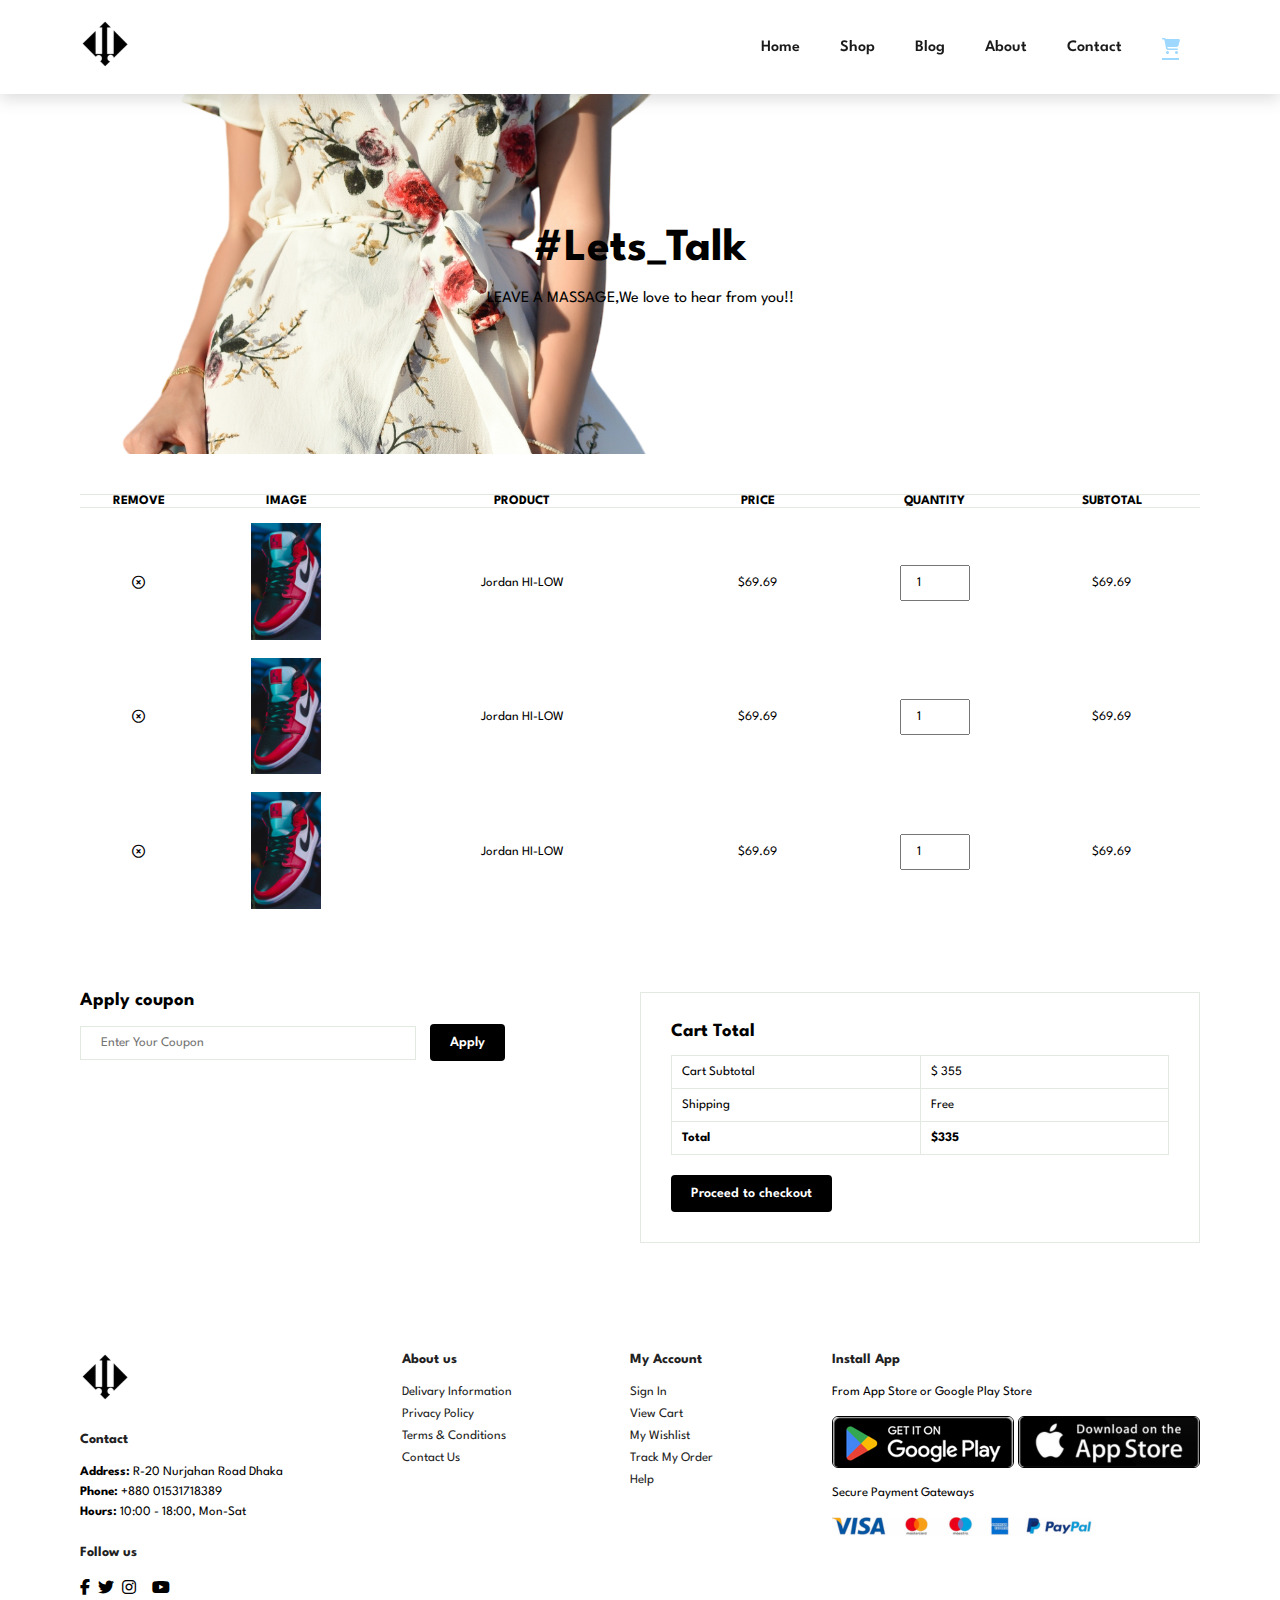
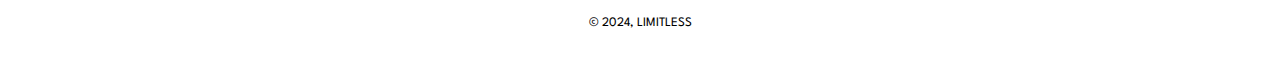
<file: cart.html>
<!DOCTYPE html>
<html lang="en">

<head>
    <meta charset="UTF-8">
    <meta http-equiv="X-UA compatible" content="IF=edge">
    <meta name="viewport" content="width=device-width, intial-scale=1.0">
    <title>LIMILESS</title>
    <link rel="stylesheet" href="style.css">
    <link rel="stylesheet" href="https://cdnjs.cloudflare.com/ajax/libs/font-awesome/6.5.1/css/all.min.css" />
</head>
<body>
    <section id="header">
        <a href="#"><img src="Img/logo.png" class="logo" alt=""></a>

        <div>
            <ul id="navbar">
            <li><a href="index.html">Home</a></li>
            <li><a  href="shop.html">Shop</a></li>
            <li><a  href="blog.html">Blog</a></li>
            <li><a href="about.html">About</a></li>
            <li><a href="contact.html">Contact</a></li>
            <li id="lg-bag"><a class="active" href="cart.html"><i class="fa-solid fa-cart-shopping"></i></a></li>
            <a href="#" id="close"><i class="fa fa-times"></i></a>
            </ul>
        </div>
        <div id="mobile">
            <a href="cart.html"><i class="fa-solid fa-cart-shopping"></i></a>
            <i id="bar" class="fas fa-outdent"></i>
        </div>
    </section>

    <section id="page-header" class="contact-header">
        <h2>#Lets_Talk</h2>
        <p>LEAVE A MASSAGE,We love to hear from you!! </p>
    </section>

    <section id="cart" class="section-p1">
        <table width="100%">
            <thead>
                <tr>
                    <td>Remove</td>
                    <td>Image</td>
                    <td>Product</td>
                    <td>Price</td>
                    <td>Quantity</td>
                    <td>Subtotal</td>
                </tr>
            </thead>
            <tbody>
                <tr>
                    <td><i class="far fa-times-circle"></i></td>
                    <td><img src="Img/product1.png"></td>
                    <td>Jordan HI-LOW</td>
                    <td>$69.69</td>
                    <td><input type="number" value="1"></td>
                    <td>$69.69</td>
                </tr>
                <tr>
                    <td><i class="far fa-times-circle"></i></td>
                    <td><img src="Img/product1.png"></td>
                    <td>Jordan HI-LOW</td>
                    <td>$69.69</td>
                    <td><input type="number" value="1"></td>
                    <td>$69.69</td>
                </tr>
                <tr>
                    <td><i class="far fa-times-circle"></i></td>
                    <td><img src="Img/product1.png"></td>
                    <td>Jordan HI-LOW</td>
                    <td>$69.69</td>
                    <td><input type="number" value="1"></td>
                    <td>$69.69</td>
                </tr>

            </tbody>
        </table>
    </section>

    <section id="cart-add" class="section-p1">
        <div id="coupon">
            <h3>Apply coupon</h3>
            <input type="text" placeholder="Enter Your Coupon">
            <button class="normal">Apply</button>
        </div>
        <div id="subtotal">
            <h3>Cart Total</h3>
            <table>
                <tr>
                <td>Cart Subtotal</td>
                <td>$ 355</td>
            </tr>
            <tr>
                <td>Shipping</td>
                <td>Free</td>
            </tr>
            <tr>
                <td><strong>Total</strong></td>
                <td><strong>$335</strong></td>
            </tr>
            </table>
            <button class="normal">Proceed to checkout</button>
        </div>
    </section>

    <footer class="section-p1">
        <div class="col">
            <img class="logo" src="Img/logo.png" alt="">
            <h4>Contact</h4>
            <p><strong>Address:</strong> R-20 Nurjahan Road Dhaka</p>
            <p><strong>Phone:</strong> +880 01531718389</p>
            <p><strong>Hours:</strong> 10:00 - 18:00, Mon-Sat</p>
            <div class="follow">
                <h4>Follow us</h4>
            <div class="icon">
                <i class="fab fa-facebook-f"></i>
                <i class="fab fa-twitter"></i>
                <i class="fab fa-instagram"></i>
                <i class="fab fa-printest-p"></i>
                <i class="fab fa-youtube"></i>
            </div>
            </div>
        </div>
        <div class="col">
            <h4>About us</h4>
            <a href="#">Delivary Information</a>
            <a href="#">Privacy Policy</a>
            <a href="#">Terms & Conditions</a>
            <a href="#">Contact Us</a>
        </div>
        <div class="col">
            <h4>My Account</h4>
            <a href="#">Sign In</a>
            <a href="#">View Cart</a>
            <a href="#">My Wishlist</a>
            <a href="#">Track My Order</a>
            <a href="#">Help</a>
        </div>
        <div class="col install">
        <h4>Install App</h4>
        <p>From App Store or Google Play Store</p>
        <div class="row">
        <img src="Img/Google Play icon.png" alt="">
        <img src="Img/Apple app icon.png" alt="">
        </div>
            <p>Secure Payment Gateways</p>
            <img src="Img/Payment method.png" alt="">
        </div>
        <div class="copyright">
            <p>© 2024, LIMITLESS</p>
        </div>
    </footer>

    <script src="script.js"></script>
</body>

<footer>

</footer>
</html>
</file>
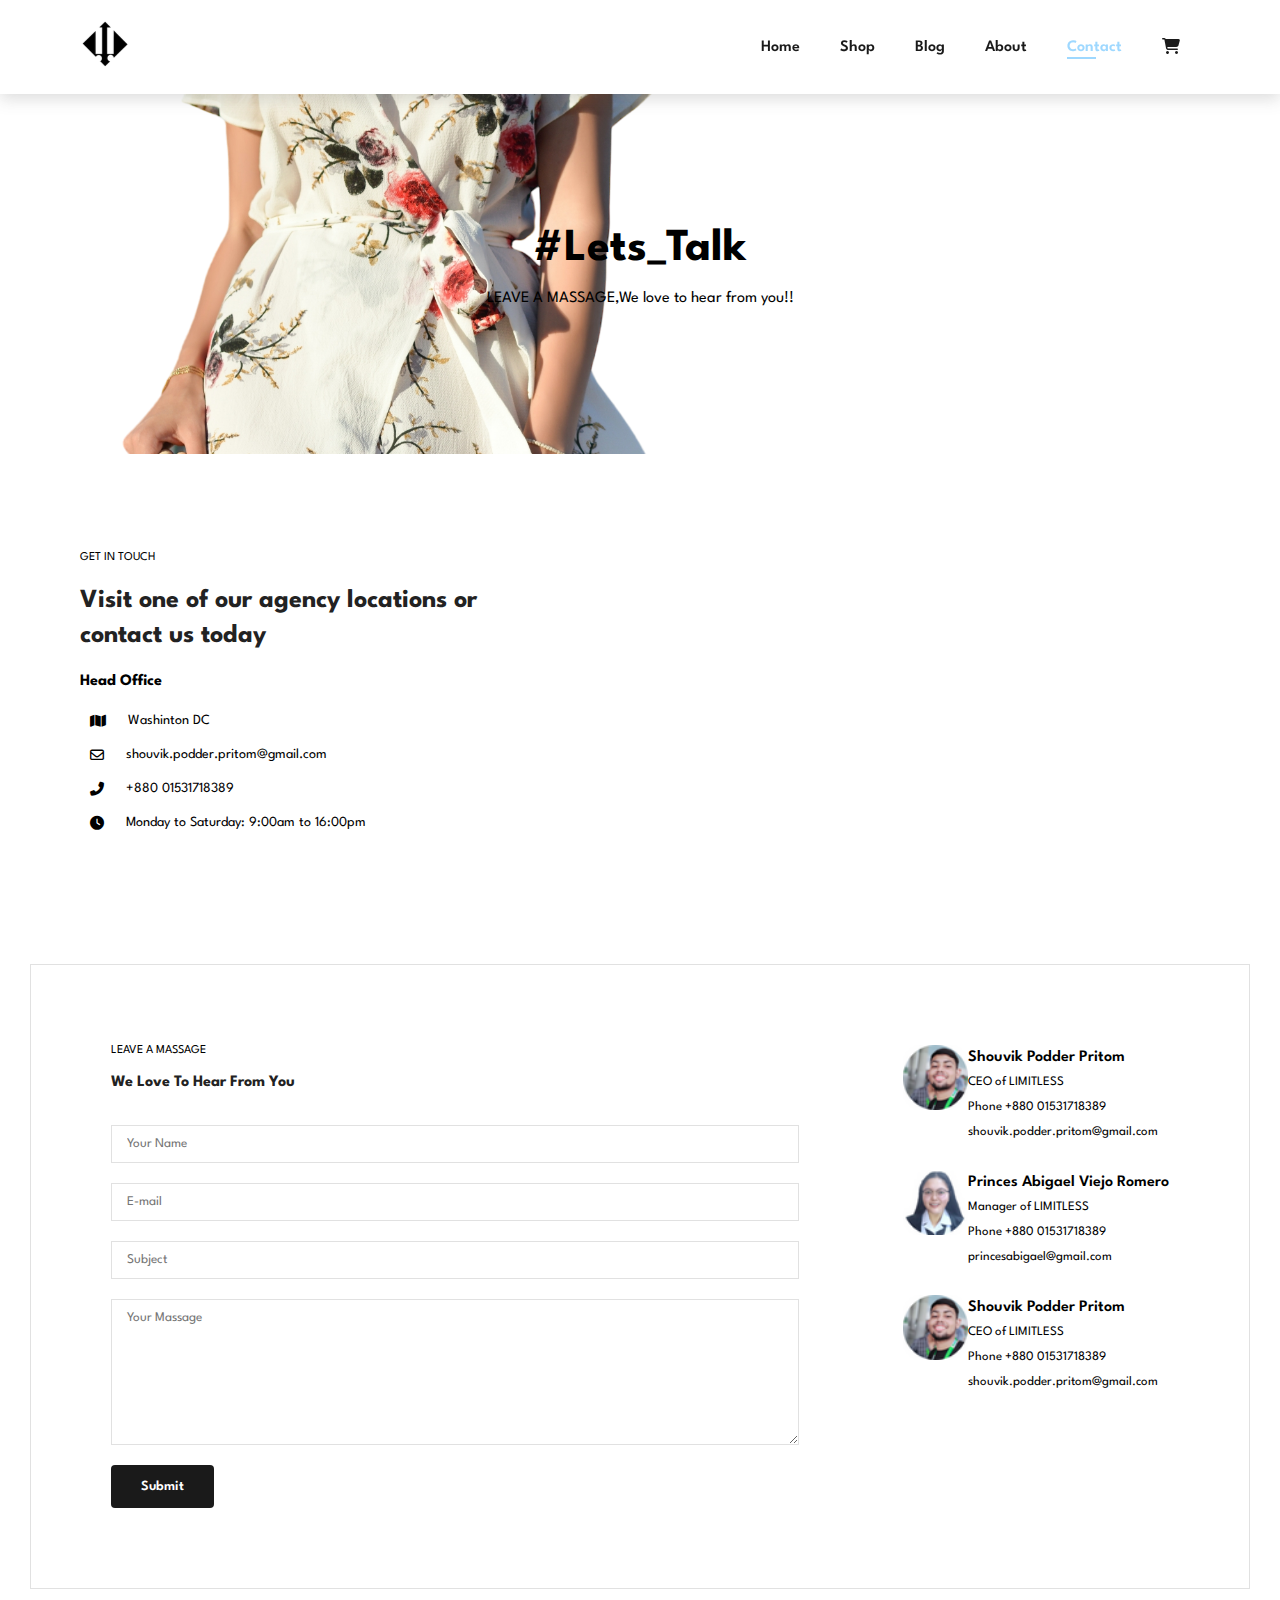
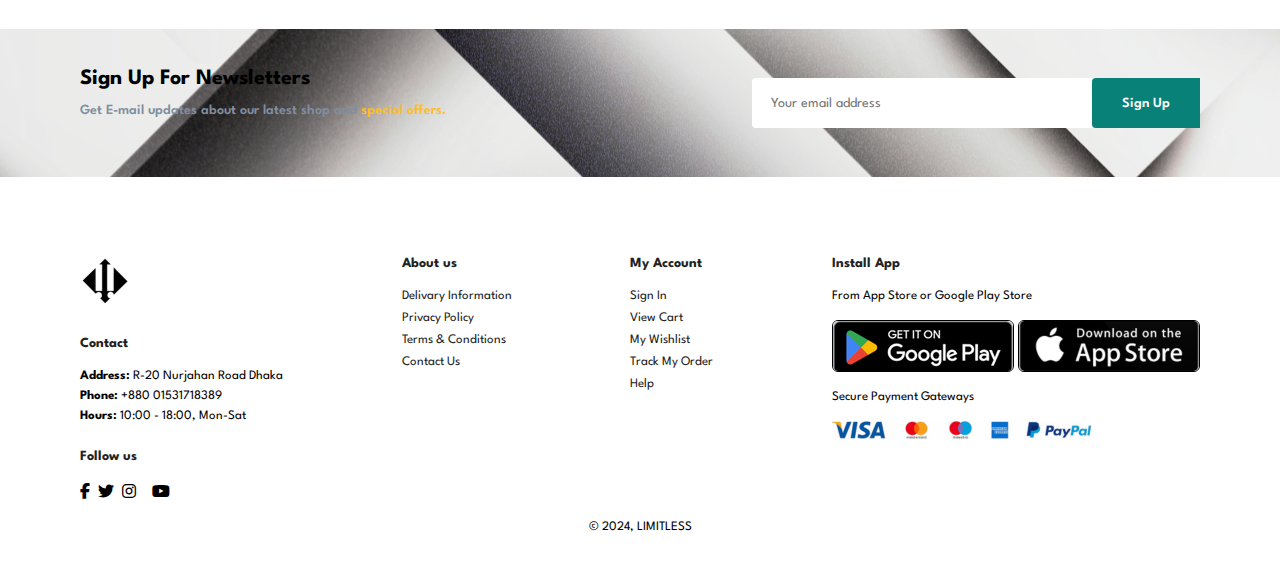
<file: contact.html>
<!DOCTYPE html>
<html lang="en">

<head>
    <meta charset="UTF-8">
    <meta http-equiv="X-UA compatible" content="IF=edge">
    <meta name="viewport" content="width=device-width, intial-scale=1.0">
    <title>LIMILESS</title>
    <link rel="stylesheet" href="style.css">
    <link rel="stylesheet" href="https://cdnjs.cloudflare.com/ajax/libs/font-awesome/6.5.1/css/all.min.css" />
</head>
<body>
    <section id="header">
        <a href="#"><img src="Img/logo.png" class="logo" alt=""></a>

        <div>
            <ul id="navbar">
            <li><a href="index.html">Home</a></li>
            <li><a  href="shop.html">Shop</a></li>
            <li><a  href="blog.html">Blog</a></li>
            <li><a href="about.html">About</a></li>
            <li><a class="active" href="contact.html">Contact</a></li>
            <li id="lg-bag"><a href="cart.html"><i class="fa-solid fa-cart-shopping"></i></a></li>
            <a href="#" id="close"><i class="fa fa-times"></i></a>
            </ul>
        </div>
        <div id="mobile">
            <a href="cart.html"><i class="fa-solid fa-cart-shopping"></i></a>
            <i id="bar" class="fas fa-outdent"></i>
        </div>
    </section>

    <section id="page-header" class="contact-header">
        <h2>#Lets_Talk</h2>
        <p>LEAVE A MASSAGE,We love to hear from you!! </p>
    </section>

    <section id="contact-details" class="section-p1">
        <div class="details">
            <span>GET IN TOUCH</span>
            <h2>Visit one of our agency locations or contact us today</h2>
            <h3>Head Office</h3>
            <div>
                <li>
                    <i class="fa fa-map"></i>
                    <p>Washinton DC</p>
                </li>
                <li>
                    <i class="far fa-envelope"></i>
                    <p>shouvik.podder.pritom@gmail.com</p>
                </li>
                <li>
                    <i class="fas fa-phone-alt"></i>
                    <p>+880 01531718389</p>
                </li>
                <li>
                    <i class="fas fa-clock"></i>
                    <p>Monday to Saturday: 9:00am to 16:00pm </p>
                </li>
            </div>
        </div>

        <div class="map">
            <iframe src="https://www.google.com/maps/embed?pb=!1m18!1m12!1m3!1d2469.8089845613968!2d-1.2569417228815225!3d51.75481637187061!2m3!1f0!2f0!3f0!3m2!1i1024!2i768!4f13.1!3m3!1m2!1s0x4876c6a9ef8c485b%3A0xd2ff1883a001afed!2sUniversity%20of%20Oxford!5e0!3m2!1sen!2sbd!4v1706618463454!5m2!1sen!2sbd" width="600" height="450" style="border:0;" allowfullscreen="" loading="lazy" referrerpolicy="no-referrer-when-downgrade"></iframe>
        </div>
    </section>

    <section id="form-details">
        <form action="">
            <span>LEAVE A MASSAGE</span>
            <h2>We Love To Hear From You</h2>
            <input type="text" placeholder="Your Name">
            <input type="text" placeholder="E-mail">
            <input type="text" placeholder="Subject">
            <textarea name="" id="" cols="30" rows="10" placeholder="Your Massage"></textarea>
            <button class="normal">Submit</button>
        </form>

        <div class="people">
            <div>
                <img src="Img/uwu.png" alt="">
                <p><span>Shouvik Podder Pritom</span> CEO of LIMITLESS <br> Phone +880 01531718389 <br> shouvik.podder.pritom@gmail.com</p>
            </div>
            <div>
                <img src="Img/Gael(2).png" alt="">
                <p><span>Princes Abigael Viejo Romero</span> Manager of LIMITLESS <br> Phone +880 01531718389 <br> princesabigael@gmail.com</p>
            </div>
            <div>
                <img src="Img/uwu.png" alt="">
                <p><span>Shouvik Podder Pritom</span> CEO of LIMITLESS <br> Phone +880 01531718389 <br> shouvik.podder.pritom@gmail.com</p>
            </div>
        </div>
    </section>

    <section id="newsletter" class="section-p1 section-m1">
        <div class="newstext">
            <h4>Sign Up For Newsletters</h4>
            <p>Get E-mail updates about our latest shop and <span>special offers.</span></p>
        </div>
        <div class="form">
            <input type="text" placeholder="Your email address">
            <button class="normal">Sign Up</button>
        </div>
    </section>

    <footer class="section-p1">
        <div class="col">
            <img class="logo" src="Img/logo.png" alt="">
            <h4>Contact</h4>
            <p><strong>Address:</strong> R-20 Nurjahan Road Dhaka</p>
            <p><strong>Phone:</strong> +880 01531718389</p>
            <p><strong>Hours:</strong> 10:00 - 18:00, Mon-Sat</p>
            <div class="follow">
                <h4>Follow us</h4>
            <div class="icon">
                <i class="fab fa-facebook-f"></i>
                <i class="fab fa-twitter"></i>
                <i class="fab fa-instagram"></i>
                <i class="fab fa-printest-p"></i>
                <i class="fab fa-youtube"></i>
            </div>
            </div>
        </div>
        <div class="col">
            <h4>About us</h4>
            <a href="#">Delivary Information</a>
            <a href="#">Privacy Policy</a>
            <a href="#">Terms & Conditions</a>
            <a href="#">Contact Us</a>
        </div>
        <div class="col">
            <h4>My Account</h4>
            <a href="#">Sign In</a>
            <a href="#">View Cart</a>
            <a href="#">My Wishlist</a>
            <a href="#">Track My Order</a>
            <a href="#">Help</a>
        </div>
        <div class="col install">
        <h4>Install App</h4>
        <p>From App Store or Google Play Store</p>
        <div class="row">
        <img src="Img/Google Play icon.png" alt="">
        <img src="Img/Apple app icon.png" alt="">
        </div>
            <p>Secure Payment Gateways</p>
            <img src="Img/Payment method.png" alt="">
        </div>
        <div class="copyright">
            <p>© 2024, LIMITLESS</p>
        </div>
    </footer>

    <script src="script.js"></script>
</body>

<footer>

</footer>
</html>
</file>
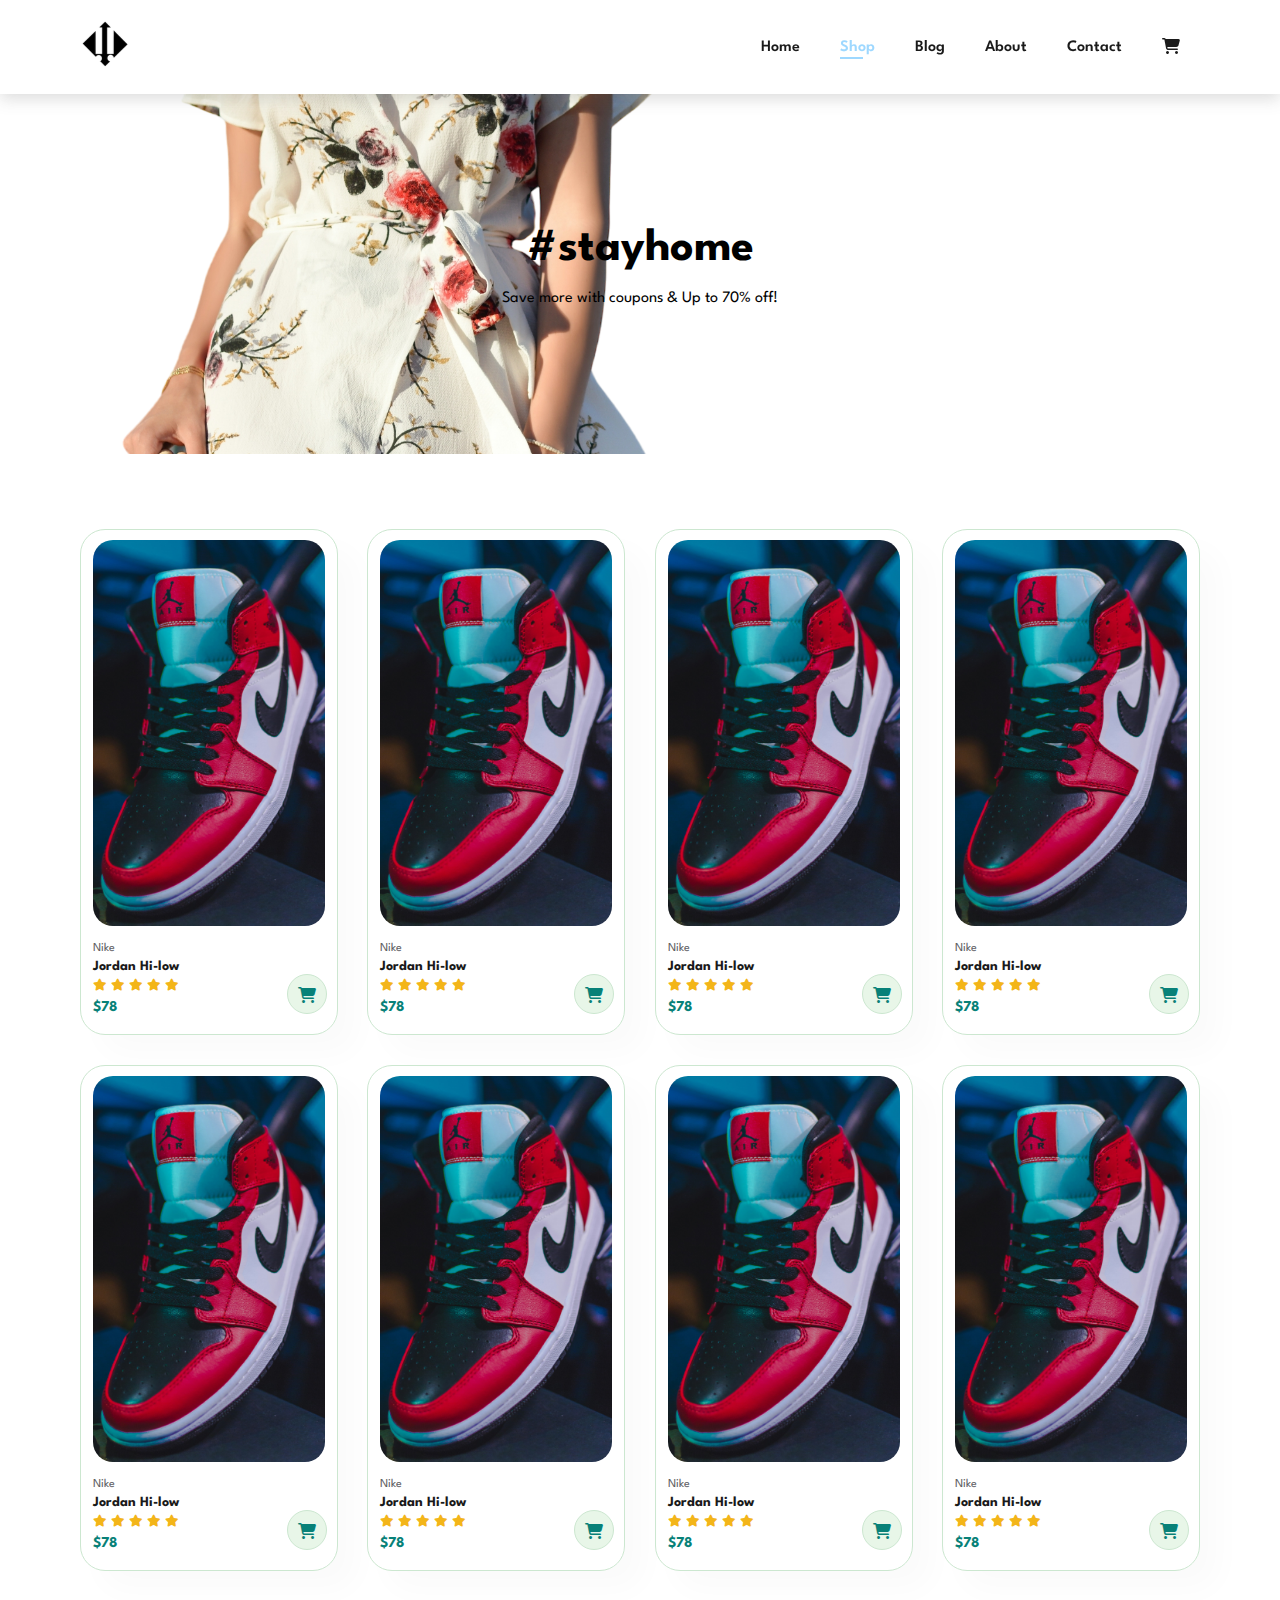
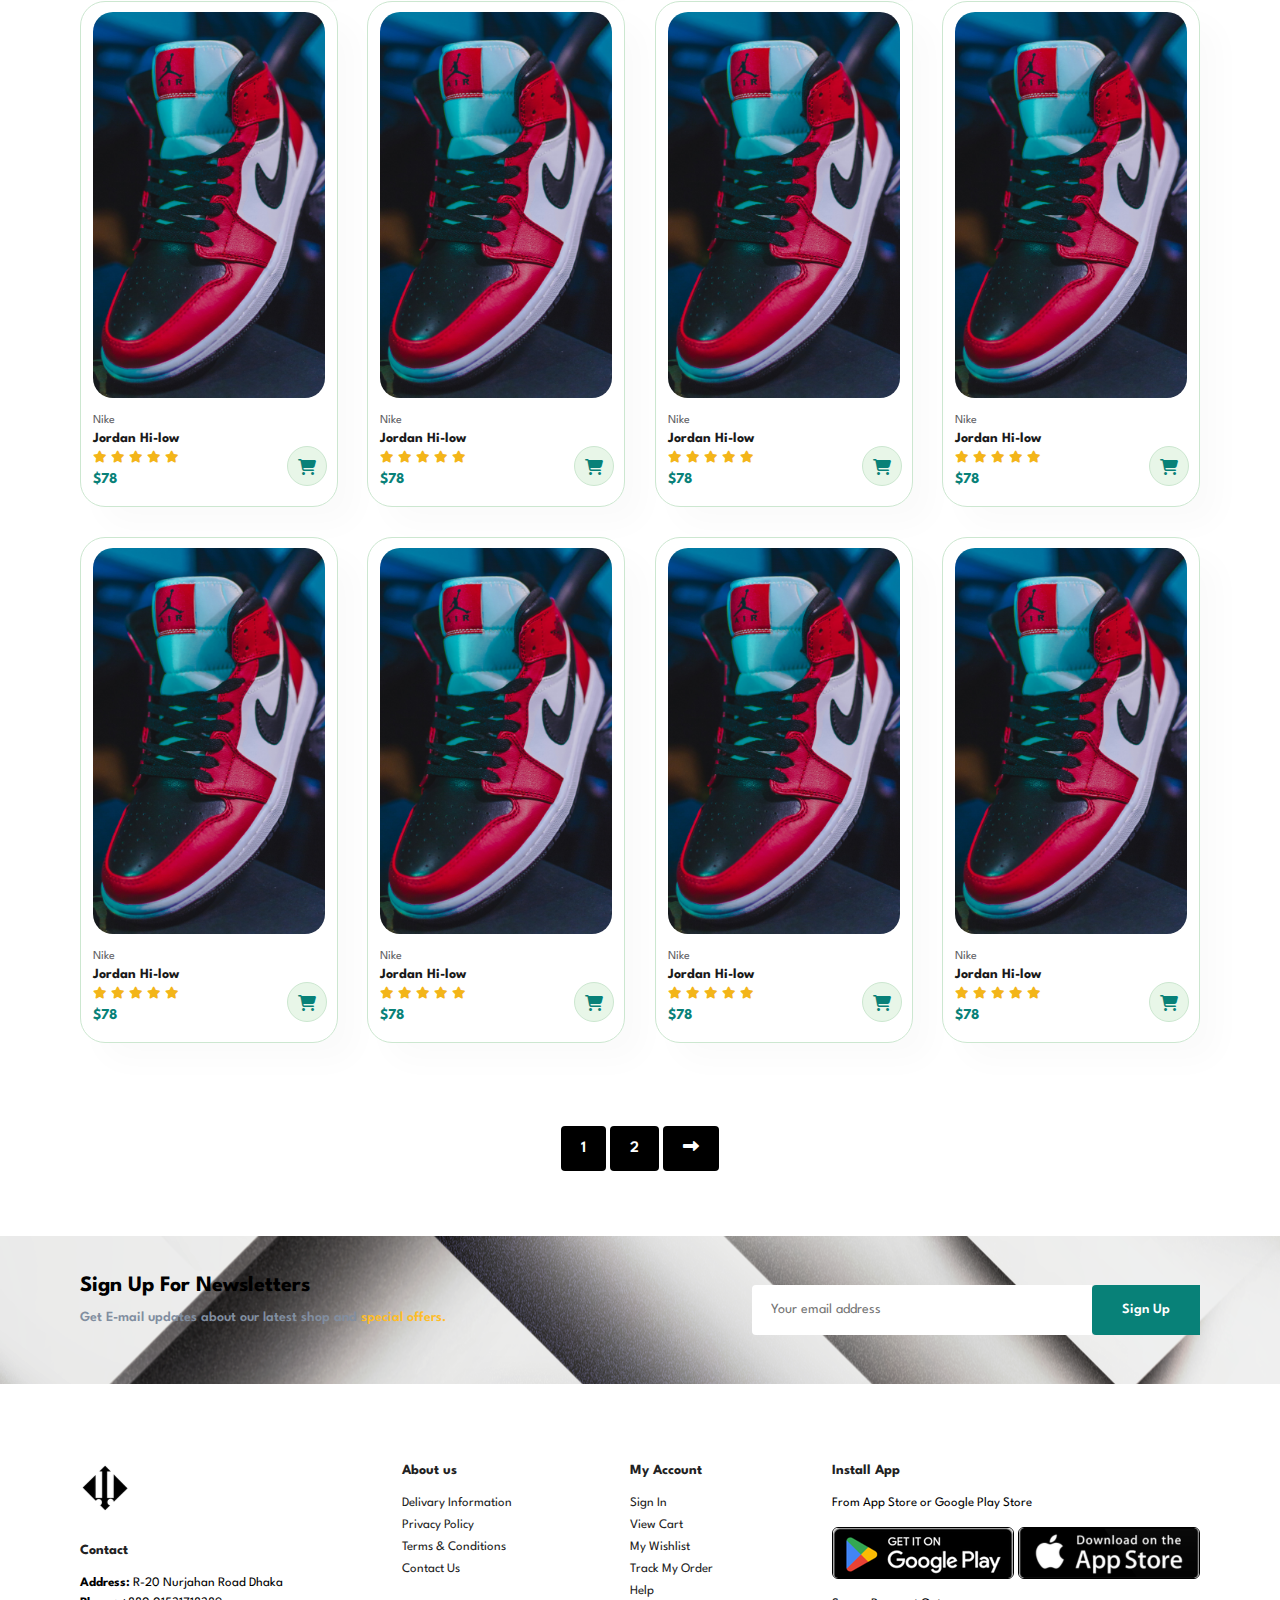
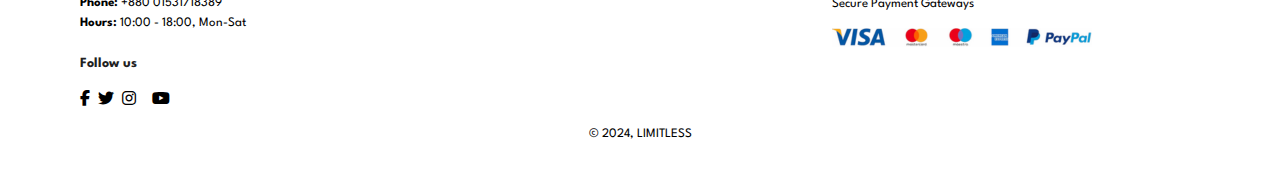
<file: shop.html>
<!DOCTYPE html>
<html lang="en">

<head>
    <meta charset="UTF-8">
    <meta http-equiv="X-UA compatible" content="IF=edge">
    <meta name="viewport" content="width=device-width, intial-scale=1.0">
    <title>LIMILESS</title>
    <link rel="stylesheet" href="style.css">
    <link rel="stylesheet" href="https://cdnjs.cloudflare.com/ajax/libs/font-awesome/6.5.1/css/all.min.css" />
</head>
<body>
    <section id="header">
        <a href="#"><img src="Img/logo.png" class="logo" alt=""></a>

        <div>
            <ul id="navbar">
            <li><a href="index.html">Home</a></li>
            <li><a class="active" href="shop.html">Shop</a></li>
            <li><a href="blog.html">Blog</a></li>
            <li><a href="about.html">About</a></li>
            <li><a href="contact.html">Contact</a></li>
            <li id="lg-bag"><a href="cart.html"><i class="fa-solid fa-cart-shopping"></i></a></li>
            <a href="#" id="close"><i class="fa fa-times"></i></a>
            </ul>
        </div>
        <div id="mobile">
            <a href="cart.html"><i class="fa-solid fa-cart-shopping"></i></a>
            <i id="bar" class="fas fa-outdent"></i>
        </div>
    </section>

    <section id="page-header">
        <h2>#stayhome</h2>
        <p>Save more with coupons & Up to 70% off! </p>
    </section>

    <section id="product1" class="section-p1">
        <div class="pro-container">
            <div class="pro" onclick="window.location.href='sproduct.html';">
                <img src="Img/product1.png" alt="">
                <div class="des">
                    <span>Nike</span>
                    <h5>Jordan Hi-low</h5>
                    <i class="fa-sharp fa-solid fa-star"></i>
                    <i class="fa-sharp fa-solid fa-star"></i>
                    <i class="fa-sharp fa-solid fa-star"></i>
                    <i class="fa-sharp fa-solid fa-star"></i>
                    <i class="fa-sharp fa-solid fa-star"></i>
                    <h4>$78</h4>
                </div>
                    <a href="#"><i class="fa-solid fa-cart-shopping cart"></i></a>
                </div>
                <div class="pro">
                    <img src="Img/product1.png" alt="">
                    <div class="des">
                        <span>Nike</span>
                        <h5>Jordan Hi-low</h5>
                        <i class="fa-sharp fa-solid fa-star"></i>
                        <i class="fa-sharp fa-solid fa-star"></i>
                        <i class="fa-sharp fa-solid fa-star"></i>
                        <i class="fa-sharp fa-solid fa-star"></i>
                        <i class="fa-sharp fa-solid fa-star"></i>
                        <h4>$78</h4>
                    </div>
                        <a href="#"><i class="fa-solid fa-cart-shopping cart"></i></a>
                    </div>
                    <div class="pro">
                        <img src="Img/product1.png" alt="">
                        <div class="des">
                            <span>Nike</span>
                            <h5>Jordan Hi-low</h5>
                            <i class="fa-sharp fa-solid fa-star"></i>
                            <i class="fa-sharp fa-solid fa-star"></i>
                            <i class="fa-sharp fa-solid fa-star"></i>
                            <i class="fa-sharp fa-solid fa-star"></i>
                            <i class="fa-sharp fa-solid fa-star"></i>
                            <h4>$78</h4>
                        </div>
                            <a href="#"><i class="fa-solid fa-cart-shopping cart"></i></a>
                        </div>
                        <div class="pro">
                            <img src="Img/product1.png" alt="">
                            <div class="des">
                                <span>Nike</span>
                                <h5>Jordan Hi-low</h5>
                                <i class="fa-sharp fa-solid fa-star"></i>
                                <i class="fa-sharp fa-solid fa-star"></i>
                                <i class="fa-sharp fa-solid fa-star"></i>
                                <i class="fa-sharp fa-solid fa-star"></i>
                                <i class="fa-sharp fa-solid fa-star"></i>
                                <h4>$78</h4>
                            </div>
                                <a href="#"><i class="fa-solid fa-cart-shopping cart"></i></a>
                            </div>
                            <div class="pro">
                                <img src="Img/product1.png" alt="">
                                <div class="des">
                                    <span>Nike</span>
                                    <h5>Jordan Hi-low</h5>
                                    <i class="fa-sharp fa-solid fa-star"></i>
                                    <i class="fa-sharp fa-solid fa-star"></i>
                                    <i class="fa-sharp fa-solid fa-star"></i>
                                    <i class="fa-sharp fa-solid fa-star"></i>
                                    <i class="fa-sharp fa-solid fa-star"></i>
                                    <h4>$78</h4>
                                </div>
                                    <a href="#"><i class="fa-solid fa-cart-shopping cart"></i></a>
                                </div>
                                <div class="pro">
                                    <img src="Img/product1.png" alt="">
                                    <div class="des">
                                        <span>Nike</span>
                                        <h5>Jordan Hi-low</h5>
                                        <i class="fa-sharp fa-solid fa-star"></i>
                                        <i class="fa-sharp fa-solid fa-star"></i>
                                        <i class="fa-sharp fa-solid fa-star"></i>
                                        <i class="fa-sharp fa-solid fa-star"></i>
                                        <i class="fa-sharp fa-solid fa-star"></i>
                                        <h4>$78</h4>
                                    </div>
                                        <a href="#"><i class="fa-solid fa-cart-shopping cart"></i></a>
                                    </div>
                                    <div class="pro">
                                        <img src="Img/product1.png" alt="">
                                        <div class="des">
                                            <span>Nike</span>
                                            <h5>Jordan Hi-low</h5>
                                            <i class="fa-sharp fa-solid fa-star"></i>
                                            <i class="fa-sharp fa-solid fa-star"></i>
                                            <i class="fa-sharp fa-solid fa-star"></i>
                                            <i class="fa-sharp fa-solid fa-star"></i>
                                            <i class="fa-sharp fa-solid fa-star"></i>
                                            <h4>$78</h4>
                                        </div>
                                            <a href="#"><i class="fa-solid fa-cart-shopping cart"></i></a>
                                        </div>
                                        <div class="pro">
                                            <img src="Img/product1.png" alt="">
                                            <div class="des">
                                                <span>Nike</span>
                                                <h5>Jordan Hi-low</h5>
                                                <i class="fa-sharp fa-solid fa-star"></i>
                                                <i class="fa-sharp fa-solid fa-star"></i>
                                                <i class="fa-sharp fa-solid fa-star"></i>
                                                <i class="fa-sharp fa-solid fa-star"></i>
                                                <i class="fa-sharp fa-solid fa-star"></i>
                                                <h4>$78</h4>
                                            </div>
                                                <a href="#"><i class="fa-solid fa-cart-shopping cart"></i></a>
                                            </div>
            <div class="pro">
                <img src="Img/product1.png" alt="">
                <div class="des">
                    <span>Nike</span>
                    <h5>Jordan Hi-low</h5>
                    <i class="fa-sharp fa-solid fa-star"></i>
                    <i class="fa-sharp fa-solid fa-star"></i>
                    <i class="fa-sharp fa-solid fa-star"></i>
                    <i class="fa-sharp fa-solid fa-star"></i>
                    <i class="fa-sharp fa-solid fa-star"></i>
                    <h4>$78</h4>
                </div>
                    <a href="#"><i class="fa-solid fa-cart-shopping cart"></i></a>
                </div>
                <div class="pro">
                    <img src="Img/product1.png" alt="">
                    <div class="des">
                        <span>Nike</span>
                        <h5>Jordan Hi-low</h5>
                        <i class="fa-sharp fa-solid fa-star"></i>
                        <i class="fa-sharp fa-solid fa-star"></i>
                        <i class="fa-sharp fa-solid fa-star"></i>
                        <i class="fa-sharp fa-solid fa-star"></i>
                        <i class="fa-sharp fa-solid fa-star"></i>
                        <h4>$78</h4>
                    </div>
                        <a href="#"><i class="fa-solid fa-cart-shopping cart"></i></a>
                    </div>
                    <div class="pro">
                        <img src="Img/product1.png" alt="">
                        <div class="des">
                            <span>Nike</span>
                            <h5>Jordan Hi-low</h5>
                            <i class="fa-sharp fa-solid fa-star"></i>
                            <i class="fa-sharp fa-solid fa-star"></i>
                            <i class="fa-sharp fa-solid fa-star"></i>
                            <i class="fa-sharp fa-solid fa-star"></i>
                            <i class="fa-sharp fa-solid fa-star"></i>
                            <h4>$78</h4>
                        </div>
                            <a href="#"><i class="fa-solid fa-cart-shopping cart"></i></a>
                        </div>
                        <div class="pro">
                            <img src="Img/product1.png" alt="">
                            <div class="des">
                                <span>Nike</span>
                                <h5>Jordan Hi-low</h5>
                                <i class="fa-sharp fa-solid fa-star"></i>
                                <i class="fa-sharp fa-solid fa-star"></i>
                                <i class="fa-sharp fa-solid fa-star"></i>
                                <i class="fa-sharp fa-solid fa-star"></i>
                                <i class="fa-sharp fa-solid fa-star"></i>
                                <h4>$78</h4>
                            </div>
                                <a href="#"><i class="fa-solid fa-cart-shopping cart"></i></a>
                            </div>
                            <div class="pro">
                                <img src="Img/product1.png" alt="">
                                <div class="des">
                                    <span>Nike</span>
                                    <h5>Jordan Hi-low</h5>
                                    <i class="fa-sharp fa-solid fa-star"></i>
                                    <i class="fa-sharp fa-solid fa-star"></i>
                                    <i class="fa-sharp fa-solid fa-star"></i>
                                    <i class="fa-sharp fa-solid fa-star"></i>
                                    <i class="fa-sharp fa-solid fa-star"></i>
                                    <h4>$78</h4>
                                </div>
                                    <a href="#"><i class="fa-solid fa-cart-shopping cart"></i></a>
                                </div>
                                <div class="pro">
                                    <img src="Img/product1.png" alt="">
                                    <div class="des">
                                        <span>Nike</span>
                                        <h5>Jordan Hi-low</h5>
                                        <i class="fa-sharp fa-solid fa-star"></i>
                                        <i class="fa-sharp fa-solid fa-star"></i>
                                        <i class="fa-sharp fa-solid fa-star"></i>
                                        <i class="fa-sharp fa-solid fa-star"></i>
                                        <i class="fa-sharp fa-solid fa-star"></i>
                                        <h4>$78</h4>
                                    </div>
                                        <a href="#"><i class="fa-solid fa-cart-shopping cart"></i></a>
                                    </div>
                                    <div class="pro">
                                        <img src="Img/product1.png" alt="">
                                        <div class="des">
                                            <span>Nike</span>
                                            <h5>Jordan Hi-low</h5>
                                            <i class="fa-sharp fa-solid fa-star"></i>
                                            <i class="fa-sharp fa-solid fa-star"></i>
                                            <i class="fa-sharp fa-solid fa-star"></i>
                                            <i class="fa-sharp fa-solid fa-star"></i>
                                            <i class="fa-sharp fa-solid fa-star"></i>
                                            <h4>$78</h4>
                                        </div>
                                            <a href="#"><i class="fa-solid fa-cart-shopping cart"></i></a>
                                        </div>
                                        <div class="pro">
                                            <img src="Img/product1.png" alt="">
                                            <div class="des">
                                                <span>Nike</span>
                                                <h5>Jordan Hi-low</h5>
                                                <i class="fa-sharp fa-solid fa-star"></i>
                                                <i class="fa-sharp fa-solid fa-star"></i>
                                                <i class="fa-sharp fa-solid fa-star"></i>
                                                <i class="fa-sharp fa-solid fa-star"></i>
                                                <i class="fa-sharp fa-solid fa-star"></i>
                                                <h4>$78</h4>
                                            </div>
                                                <a href="#"><i class="fa-solid fa-cart-shopping cart"></i></a>
                                            </div>
        </div>
    </section>

    <section id="pagination" class="section-p1">
        <a href="#">1</a>
        <a href="#">2</a>
        <a href="#"><i class="fa fa-long-arrow-alt-right"></i></a>
    </section>

    <section id="newsletter" class="section-p1 section-m1">
        <div class="newstext">
            <h4>Sign Up For Newsletters</h4>
            <p>Get E-mail updates about our latest shop and <span>special offers.</span></p>
        </div>
        <div class="form">
            <input type="text" placeholder="Your email address">
            <button class="normal">Sign Up</button>
        </div>
    </section>

    <footer class="section-p1">
        <div class="col">
            <img class="logo" src="Img/logo.png" alt="">
            <h4>Contact</h4>
            <p><strong>Address:</strong> R-20 Nurjahan Road Dhaka</p>
            <p><strong>Phone:</strong> +880 01531718389</p>
            <p><strong>Hours:</strong> 10:00 - 18:00, Mon-Sat</p>
            <div class="follow">
                <h4>Follow us</h4>
            <div class="icon">
                <i class="fab fa-facebook-f"></i>
                <i class="fab fa-twitter"></i>
                <i class="fab fa-instagram"></i>
                <i class="fab fa-printest-p"></i>
                <i class="fab fa-youtube"></i>
            </div>
            </div>
        </div>
        <div class="col">
            <h4>About us</h4>
            <a href="#">Delivary Information</a>
            <a href="#">Privacy Policy</a>
            <a href="#">Terms & Conditions</a>
            <a href="#">Contact Us</a>
        </div>
        <div class="col">
            <h4>My Account</h4>
            <a href="#">Sign In</a>
            <a href="#">View Cart</a>
            <a href="#">My Wishlist</a>
            <a href="#">Track My Order</a>
            <a href="#">Help</a>
        </div>
        <div class="col install">
        <h4>Install App</h4>
        <p>From App Store or Google Play Store</p>
        <div class="row">
        <img src="Img/Google Play icon.png" alt="">
        <img src="Img/Apple app icon.png" alt="">
        </div>
            <p>Secure Payment Gateways</p>
            <img src="Img/Payment method.png" alt="">
        </div>
        <div class="copyright">
            <p>© 2024, LIMITLESS</p>
        </div>
    </footer>

    <script src="script.js"></script>
</body>

<footer>

</footer>
</html>
</file>
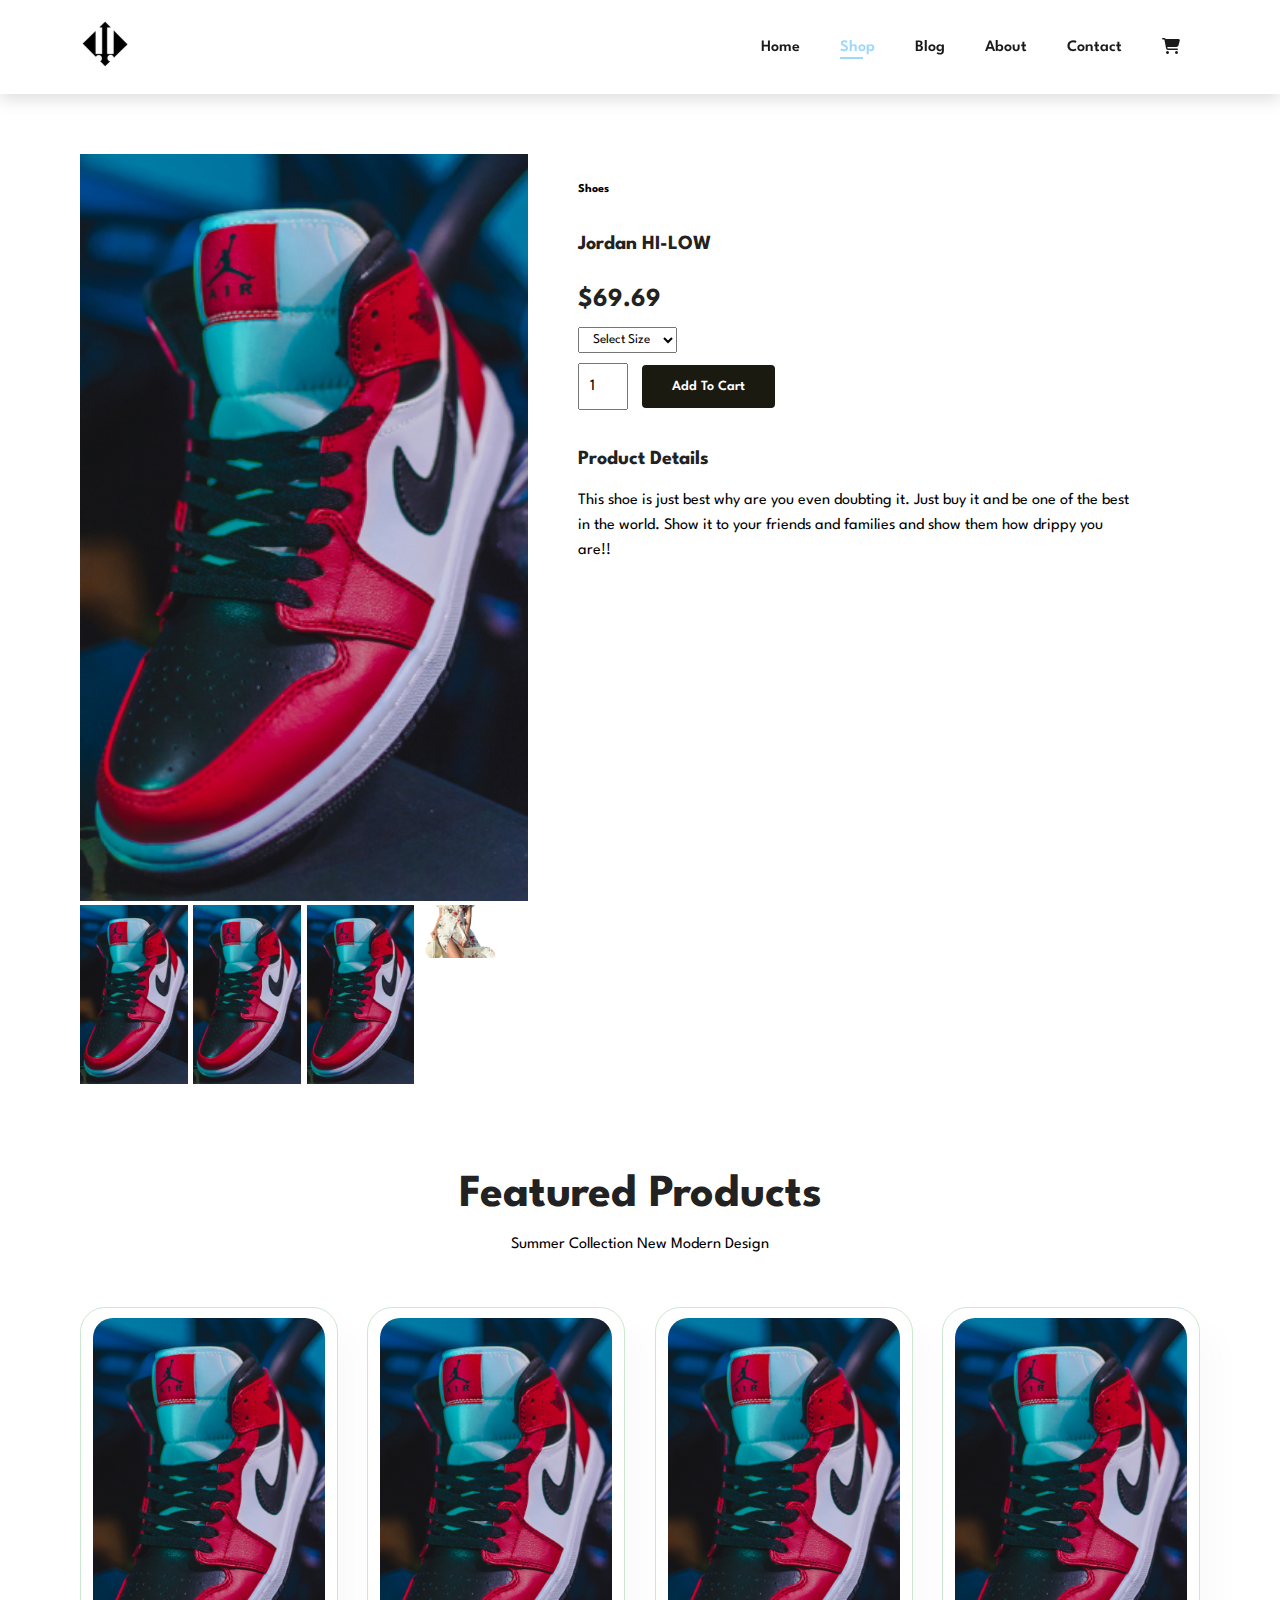
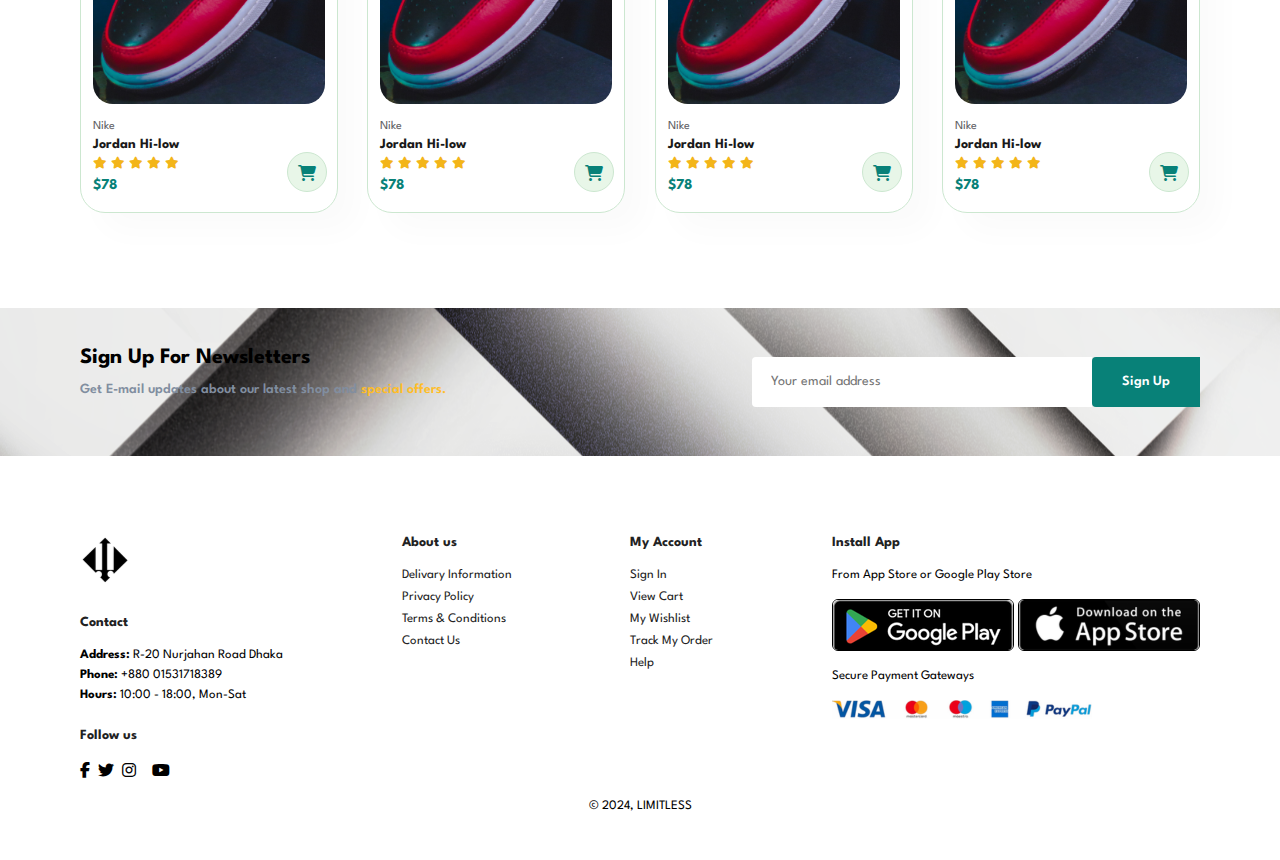
<file: sproduct.html>
<!DOCTYPE html>
<html lang="en">

<head>
    <meta charset="UTF-8">
    <meta http-equiv="X-UA compatible" content="IF=edge">
    <meta name="viewport" content="width=device-width, intial-scale=1.0">
    <title>LIMILESS</title>
    <link rel="stylesheet" href="style.css">
    <link rel="stylesheet" href="https://cdnjs.cloudflare.com/ajax/libs/font-awesome/6.5.1/css/all.min.css" />
</head>
<body>
    <section id="header">
        <a href="#"><img src="Img/logo.png" class="logo" alt=""></a>

        <div>
            <ul id="navbar">
            <li><a href="index.html">Home</a></li>
            <li><a class="active" href="shop.html">Shop</a></li>
            <li><a href="blog.html">Blog</a></li>
            <li><a href="about.html">About</a></li>
            <li><a href="contact.html">Contact</a></li>
            <li id="lg-bag"><a href="cart.html"><i class="fa-solid fa-cart-shopping"></i></a></li>
            <a href="#" id="close"><i class="fa fa-times"></i></a>
            </ul>
        </div>
        <div id="mobile">
            <a href="cart.html"><i class="fa-solid fa-cart-shopping"></i></a>
            <i id="bar" class="fas fa-outdent"></i>
        </div>
    </section>

    <section id="prodetails" class="section-p1">
    <div class="single-pro-image">
            <img src="Img/product1.png" width="100%" id="MainImg" alt="">
        <div class="small-img-group">
            <div class="small-img-col">
                <img src="Img/product1.png" width="100%" class="small-img" alt="">
            </div>
            <div class="small-img-col">
                <img src="Img/product1.png" width="100%" class="small-img" alt="">
            </div>
            <div class="small-img-col">
                <img src="Img/product1.png" width="100%" class="small-img" alt="">
            </div>
            <div class="small-img-col">
                <img src="Img/hero1.png" width="100%" class="small-img" alt="">
            </div>
        </div>
    </div>

    <div class="single-pro-details">
        <h6>Shoes</h6>
        <h4>Jordan HI-LOW</h4>
        <h2>$69.69</h2>
        <select>
            <option>Select Size</option>
            <option>XL</option>
            <option>XXL</option>
            <option>Small</option>
            <option>Large</option>
        </select>
        <input type="number" value="1">
        <button class="normal">Add To Cart</button>
        <h4>Product Details</h4>
        <span>This shoe is just best why are you even doubting it. Just buy it and be one of the best in the world. Show it to your friends and families and show them how drippy you are!!
        </span>
    </div>

    </section>
    <section id="product1" class="section-p1">
        <h2>Featured Products</h2>
        <p>Summer Collection New Modern Design</p>
        <div class="pro-container">
            <div class="pro">
                <img src="Img/product1.png" alt="">
                <div class="des">
                    <span>Nike</span>
                    <h5>Jordan Hi-low</h5>
                    <i class="fa-sharp fa-solid fa-star"></i>
                    <i class="fa-sharp fa-solid fa-star"></i>
                    <i class="fa-sharp fa-solid fa-star"></i>
                    <i class="fa-sharp fa-solid fa-star"></i>
                    <i class="fa-sharp fa-solid fa-star"></i>
                    <h4>$78</h4>
                </div>
                    <a href="#"><i class="fa-solid fa-cart-shopping cart"></i></a>
                </div>
                <div class="pro">
                    <img src="Img/product1.png" alt="">
                    <div class="des">
                        <span>Nike</span>
                        <h5>Jordan Hi-low</h5>
                        <i class="fa-sharp fa-solid fa-star"></i>
                        <i class="fa-sharp fa-solid fa-star"></i>
                        <i class="fa-sharp fa-solid fa-star"></i>
                        <i class="fa-sharp fa-solid fa-star"></i>
                        <i class="fa-sharp fa-solid fa-star"></i>
                        <h4>$78</h4>
                    </div>
                        <a href="#"><i class="fa-solid fa-cart-shopping cart"></i></a>
                    </div>
                    <div class="pro">
                        <img src="Img/product1.png" alt="">
                        <div class="des">
                            <span>Nike</span>
                            <h5>Jordan Hi-low</h5>
                            <i class="fa-sharp fa-solid fa-star"></i>
                            <i class="fa-sharp fa-solid fa-star"></i>
                            <i class="fa-sharp fa-solid fa-star"></i>
                            <i class="fa-sharp fa-solid fa-star"></i>
                            <i class="fa-sharp fa-solid fa-star"></i>
                            <h4>$78</h4>
                        </div>
                            <a href="#"><i class="fa-solid fa-cart-shopping cart"></i></a>
                        </div>
                        <div class="pro">
                            <img src="Img/product1.png" alt="">
                            <div class="des">
                                <span>Nike</span>
                                <h5>Jordan Hi-low</h5>
                                <i class="fa-sharp fa-solid fa-star"></i>
                                <i class="fa-sharp fa-solid fa-star"></i>
                                <i class="fa-sharp fa-solid fa-star"></i>
                                <i class="fa-sharp fa-solid fa-star"></i>
                                <i class="fa-sharp fa-solid fa-star"></i>
                                <h4>$78</h4>
                            </div>
                                <a href="#"><i class="fa-solid fa-cart-shopping cart"></i></a>
                            </div>
        </div>
    </section>

    <section id="newsletter" class="section-p1 section-m1">
        <div class="newstext">
            <h4>Sign Up For Newsletters</h4>
            <p>Get E-mail updates about our latest shop and <span>special offers.</span></p>
        </div>
        <div class="form">
            <input type="text" placeholder="Your email address">
            <button class="normal">Sign Up</button>
        </div>
    </section>

    <footer class="section-p1">
        <div class="col">
            <img class="logo" src="Img/logo.png" alt="">
            <h4>Contact</h4>
            <p><strong>Address:</strong> R-20 Nurjahan Road Dhaka</p>
            <p><strong>Phone:</strong> +880 01531718389</p>
            <p><strong>Hours:</strong> 10:00 - 18:00, Mon-Sat</p>
            <div class="follow">
                <h4>Follow us</h4>
            <div class="icon">
                <i class="fab fa-facebook-f"></i>
                <i class="fab fa-twitter"></i>
                <i class="fab fa-instagram"></i>
                <i class="fab fa-printest-p"></i>
                <i class="fab fa-youtube"></i>
            </div>
            </div>
        </div>
        <div class="col">
            <h4>About us</h4>
            <a href="#">Delivary Information</a>
            <a href="#">Privacy Policy</a>
            <a href="#">Terms & Conditions</a>
            <a href="#">Contact Us</a>
        </div>
        <div class="col">
            <h4>My Account</h4>
            <a href="#">Sign In</a>
            <a href="#">View Cart</a>
            <a href="#">My Wishlist</a>
            <a href="#">Track My Order</a>
            <a href="#">Help</a>
        </div>
        <div class="col install">
        <h4>Install App</h4>
        <p>From App Store or Google Play Store</p>
        <div class="row">
        <img src="Img/Google Play icon.png" alt="">
        <img src="Img/Apple app icon.png" alt="">
        </div>
            <p>Secure Payment Gateways</p>
            <img src="Img/Payment method.png" alt="">
        </div>
        <div class="copyright">
            <p>© 2024, LIMITLESS</p>
        </div>
    </footer>

    <script>
        var MainImg = document.getElementById("MainImg");
        var smallimg = document.getElementsByClassName("small-img");

        smallimg[0].onclick = function(){
            MainImg.src = smallimg[0].src;
        }
        smallimg[1].onclick = function(){
            MainImg.src = smallimg[1].src;
        }
        smallimg[2].onclick = function(){
            MainImg.src = smallimg[2].src;
        }
        smallimg[3].onclick = function(){
            MainImg.src = smallimg[3].src;
        }
    </script>

    <script src="script.js"></script>
</body>

<footer>

</footer>
</html>
</file>
<file: style.css>
@import url('https://fonts.googleapis.com/css2?family=Spartan:wght@100;200;300;400;500;600;700;800;900&dispay=swap');
* {
    margin: 0;
    padding: 0;
    box-sizing: border-box;
    font-family: 'Spartan', sans-serif;
}

h1 {
    font-size: 50px;
    line-height: 64px;
    color: #222;
}

h2 {
    font-size: 46px;
    line-height: 54px;
    color: #222;
}

h4 {
    font-size: 20px;
    color: #222;
}

h6 {
    font-weight: 700;
    font-size: 12px;
}

p {
    font-size: 16px;
    color: #000000;
    margin: 15px 0 20px 0;
}

.section-p1 {
    padding: 40px 80px;
}

.section-m1 {
    margin: 40px 0;
}

button.normal {
    font-size: 14px;
    font-weight: 600;
    padding: 15px 30px;
    color: #000;
    background-color: #fff;
    border-radius: 4px;
    cursor: pointer;
    border: none;
    outline: none;
    transition: 0.2s;
}

button.white {
    font-size: 13px;
    font-weight: 600;
    padding: 11px 18px;
    color: #fff;
    background-color: transparent;
    cursor: pointer;
    border: 1px solid #fff;
    outline: none;
    transition: 0.2s;
}

#body {
    width: 100%;
    margin: 0;
}


#header {
    display: flex;
    align-items: center;
    justify-content: space-between;
    padding: 20px 80px;
    background: rgb(255, 255, 255);
    box-shadow: 0 5px 15px rgba(87, 87, 87, 0.205);
    z-index: 999;
    position: sticky;
    top: 0;
    left: 0;
}

#ul {
    list-style: none;
    margin: 0;
    padding: 0;
  }


#navbar {
    display: flex;
    align-items: center;
    justify-content: center;
}

#navbar li {
    list-style: none;
    padding: 0 20px;
    position: relative;
}

#navbar li a{
    text-decoration: none;
    font-size: 16px;
    font-weight: 600;
    color: #1a1a1a;
    transition: 0.3s ease;
}

#navbar li a:hover,
#navbar li a.active {
    color: #9ed8ff;
}

#navbar li a.active::after,
#navbar li a:hover::after {
    content: "";
    width: 30%;
    height: 2px;
    background: #9ed8ff;
    position: absolute;
    bottom: -4px;
    left: 20px;
}

#mobile {
    display: none;
    align-items: center;
}

#close {
    display: none;
}


/* Home Page*/
#hero {
    background-image: url(Img/hero1.png);
    height: 90vh;
    width: 100%;
    background-size: cover;
    background-position: top 20% right 0;
    padding: 0 80px;
    display:flex;
    flex-direction: column;
    align-items: flex-start;
    justify-content: center;
    background-color: #9ed8ff;
}

#hero h4{
    padding-bottom: 15px;
}

#hero h1{
    color: rgb(235, 38, 38);
}

#hero button {
    background-image: url();
    background-color: transparent;
    color: rgb(0, 0, 0);
    border: 0;
    padding: 14px 80px 14px 65px;
    background-repeat: no-repeat;
    cursor: pointer;
    font-weight: 700;
    font-size: 15px;
}

#feature {
    display: flex;
    align-items: center;
    justify-content: space-between;
    flex-wrap: wrap;
}

#feature .fe-box {
    width: 180px;
    text-align: center;
    padding: 25px 15px;
    box-shadow: 20px 20px 34px rgb(255, 255, 255);
    border: 1px solid #534f4f;
    border-radius: 4px;
    margin: 15px 0;
}


#feature .fe-box img{
    width: 100%;
    margin-bottom: 10px;
}


#feature .fe-box:hover {
    box-shadow: 10px 10px 54px rgba(0, 0, 0, 0.500);
}

#feature .fe-box h6 {
    display: inline-block;
    padding: 9px 8x 6px 8px;
    line-height: 1;
    border-radius: 4px;
    color: #088178;
    background-color: #fddde4;
}

#feature .fe-box:nth-child(2) h6 {
    background-color: #cdebbc;
}
#feature .fe-box:nth-child(3) h6 {
    background-color: burlywood;
}
#feature .fe-box:nth-child(4) h6 {
    background-color: #f6dbf6;
}
#feature .fe-box:nth-child(5) h6 {
    background-color: #cdd4f8;
}
#feature .fe-box:nth-child(6) h6 {
    background-color: #f8cda1;
}


#product1 {
    text-align: center;
}

#product1 .pro-container {
    display: flex;
    justify-content: space-between;
    padding-top: 20px;
    flex-wrap: wrap;
}

#product1 .pro {
    width: 23%;
    min-width: 250px;
    padding: 10px 12px;
    border: 1px solid #cce7d0;
    border-radius: 25px;
    cursor: pointer;
    box-shadow: 20px 20px 30px rgba(0, 0, 0, 0.02);
    margin: 15px 0;
    transition: 0.2s ease;
    position: relative;
    text-align: start;
}

#product1 .pro img {
    width: 100%;
    border-radius: 20px;
}

#product1 .pro:hover {
    box-shadow: 20px 20px 30px rgba(0,0,0,0.06);
}


#product1 .pro .des {
    text-align: start;
    padding: 10px 0;
}

#product1 .pro .des span {
    color: #606063;
    font-size: 12px;
}

#product1 .pro .des h5{
    padding: 5px 0;
    color: #1a1a1a;
    font-size: 14px;
}

#product1 .pro .des i{
   font-size: 12px;
   color: rgb(243, 181, 25);
}

#product1 .pro .des h4{
    padding-top: 7px;
    font-size: 15px;
    font-weight: 700;
    color: #088178;
}

#product1 .pro .cart{
   width: 40px;
   height: 40px;
   line-height: 40px;
   border-radius: 50px;
   background-color: #e8f6e8;
   color: #088178;
   border: 1px solid #cce7d0;
   position: absolute;
   bottom: 20px;
   right: 10px;
   text-align: center;
}

#banner {
    display: flex;
    flex-direction: column;
    justify-content: center;
    text-align: center;
    align-items: center;
    background-image: url(Img/banner/banner1.png);
    width: 100%;
    height: 40vh;
    background-size: cover;
    background-position: center;
}

#banner h4 {
    color: 000;
    font-size: 16px;
}

#banner h2 {
    color: #000;
    font-size: 30px;
    padding: 10px 0;
}

#banner h2 span {
    color: #ef3636;
}

#banner button:hover{
    background-color: #088178;
    color: #fff;
}

#sm-banner{
    display: flex;
    justify-content: space-between;
    flex-wrap: wrap;
}

#sm-banner .banner-box{
    display: flex;
    flex-direction: column;
    justify-content: center;
    align-items: flex-start;
    background-image: url(Img/product1.png);
    min-width: 49%;
    height: 50vh;
    background-size: cover;
    background-position: center;
    padding: 30px;
}

#sm-banner h4 {
    color: #fff;
    font-size: 20px;
    font-weight: 300;
}

#sm-banner h2 {
    color: #fff;
    font-size: 28px;
    font-weight: 800;
}

#sm-banner span {
    color: #fff;
    font-size: 14px;
    font-weight: 500;
    padding-bottom: 15px;
}

#sm-banner .banner-box:hover button{
    background-color: #088178;
    border: 1px solid #088178;
}

#sm-banner .banner-box2 {
    background-image: url(Img/product1.png);
}

#banner3{
    display: flex;
    justify-content: space-between;
    flex-wrap: wrap;
    padding: 0 80px;

}

#banner3 .banner-box{
    display: flex;
    flex-direction: column;
    justify-content: center;
    align-items: flex-start;
    background-image: url(Img/product1.png);
    min-width: 30%;
    height: 30vh;
    background-size: cover;
    background-position: center;
    padding: 20px;
    margin-bottom: 20px;
}

#banner3 .banner-box2{
    background-image: url(Img/product1.png);
}

#banner3 .banner-box3{
    background-image: url(Img/product1.png);
}


#banner3 h2 {
    color: #fff;
    font-weight: 900;
    font-size: 22px;
}

#banner3 h3 {
    color: #000;
    font-weight: 800;
    font-size: 15px;
}

#newsletter{
    display: flex;
    justify-content: space-between;
    flex-wrap: wrap;
    align-items: center;
    background-image: url(Img/banner/banner1.png);
    background-repeat: no-repeat;
    background-position: 20% 30%;
    background-color: #1a1a1a;
}

#newsletter h4{
    font-size: 22px;
    font-weight: 700;
    color: #000;
}

#newsletter p{
    font-size: 14px;
    font-weight: 600;
    color: #818ea0;
}

#newsletter p span{
    font-size: 14px;
    font-weight: 600;
    color: #ffbd27;
}

#newsletter .form{
    display: flex;
    width: 40%;
}

#newsletter input{
    height: 3.125rem;
    padding: 0 1.25em;
    font-size: 14px;
    width:100%;
    border: 1px solid transparent;
    border-radius: 4px;
    outline: none;
    border-top-right-radius: 0;
    border-bottom-right-radius: 0;
}

#newsletter button{
    background-color: #088178;
    color: #fff;
    white-space: nowrap;
    border-top-right-radius: 0;
    border-bottom-right-radius: 0;
}

footer {
    display: flex;
    flex-wrap: wrap;
    justify-content: space-between;
}


footer .col {
    display: flex;
    flex-direction: column;
    align-items: flex-start;
    margin-bottom: 20px;
}

footer .logo {
    margin-bottom: 30px;
}

footer h4{
    font-size: 14px;
    padding-bottom: 20px;
}

footer p{
    font-size: 13px;
    margin: 0 0 8px 0;
}

footer a {
    font-size: 13px;
    text-decoration: none;
    color: #222;
    margin-bottom:  10px;  
}

footer .follow{
    margin-top: 20px;
}

footer .follow i{
    color: #000;
    padding-right: 4px;
    cursor: pointer;
}

footer .install .row img {
    border: 1px solid #000;
    border-radius: 6px; 
}

footer .install img{
    margin: 10px 0 15px 0;
}

footer .follow i:hover,
footer a:hover {
    color: #088178;
}

footer .copyright{
    width: 100%;
    text-align: center;
}

#page-header{
    background-image: url(Img/hero1.png);
    width: 100%;
    height: 40vh;
    background-size: cover;
    display: flex;
    justify-content: center;
    text-align: center;
    flex-direction: column;
    padding: 14px;
}

#page-header h2,
#page-header p {
    color: #000;
}

#pagination {
    text-align: center;
}

#pagination a{
    text-decoration: none;
    background-color: #000;
    padding: 15px 20px;
    border-radius: 4px;
    color: #fff;
    font-weight: 600;
}

#pagination a i{
    font-size: 16px;
    font-weight: 600;
}

#prodetails{
    display: flex;
    margin-top: 20px;
}

#prodetails .single-pro-image{
    width: 40%;
    margin-right: 50px;
}

.small-img-group{
    display: flex;
    justify-content: space-between;
}

.small-img-col{
    flex-basis: 24%;
    cursor: pointer;
}

#prodetails .single-pro-details{
    width: 50%;
    padding-top: 30px;
}

#prodetails .single-pro-details h4{
    padding: 40px 0 20px 0;
}

#prodetails .single-pro-details h2{
    font-size: 26px;
}

#prodetails .single-pro-details select{
    display: block;
    padding: 5px 10px;
    margin-bottom: 10px;
}

#prodetails .single-pro-details input{
    width: 50px;
    height: 47px;
    padding-left: 10px;
    font-size: 16px;
    margin-right: 10px;
}

#prodetails .single-pro-details input :focus{
    outline: none;
}

#prodetails .single-pro-details button{
    background-color: #1a1a10;
    color: #fff;
}

#prodetails .single-pro-details span{
    line-height: 25px;
}


#page-header .blog-header{
    background-image: url(Img/hero1.png);
}

#blog{
    padding: 150px 150px 0 150px;
}

#blog .blog-box {
    display: flex;
    align-items: center;
    width: 100%;
    position: relative;
    padding-bottom: 90px;
}

#blog .blog-img { 
    width: 50%;
    margin-right: 40px;
}

#blog img{
    width: 100%;
    height: 300px;
    object-fit: cover;
}

#blog .blog-details { 
    width: 50%;
}

#blog .blog-details a{
    text-decoration: none;
    font-size: 11px;
    color: #000;
    font-weight: 700;
    position: relative;
    transition: 0.3s;
}

#blog .blog-details a::after{
    content: "";
    width: 50px;
    height: 1px;
    background-color: #000;
    position: absolute;
    top: 4px;
    right: -60px;
}

#blog .blog-details a:hover {
    color: #9ed8ff;
}

#blog .blog-details a:hover::after{
    background-color: #9ed8ff;
}

#blog .blog-box h1{
    position: absolute;
    top: -40px;
    left: 0;
    font-size: 70px;
    font-weight: 700;
    color:#c9cbce;
    z-index: -9;
}

#page-header .about-header{
    background: url(Img/hero1.png);
}

#about-head{
    display: flex;
    align-items: center;
}

#about-head img{
    width: 50%;
    height: auto;
}

#about-head div{
    padding-left: 40px;
}

#about-app {
    text-align: center;
}

#about-app .video{
    width: 70%;
    height: 100%;
    margin: 30px auto 0 auto;
}

#about-app .video video{
    width: 100%;
    height: 100%;
    border-radius: 20px;
}

#page-header .contact-header{
    background-image: url(Img/hero1.png);
}

#contact-details {
    display: flex;
    align-items: center;
    justify-content: space-between;
}

#contact-details .details {
    width: 40%;
}

#contact-details .details span,
#form-details form span{
    font-size: 12px;
}

#contact-details .details h2{
    font-size: 26px;
    line-height: 35px;
    padding: 20px 0;
}

#contact-details .details h3,
#form-details form h2{
    font-size: 16px;
    padding-bottom : 15px;
}

#contact-details .details li{
    list-style: none;
    display: flex;
    padding: 10px;

}

#contact-details .details li i{
    font-size: 14px;
    padding-right: 22px;
}

#contact-details .details li p {
    margin: 0;
    font-size: 14px;
}

#contact-details .map{
    width: 55%;
    height: 400px;
}

#contact-details .map iframe{
    width: 100%;
    height: 100%;
}

#form-details{
    display: flex;
    justify-content: space-between;
    margin: 30px;
    padding: 80px;
    border: 1px solid #e1e1e1;
}

#form-details form{
    width: 65%;
    display: flex;
    flex-direction: column;
    align-items: flex-start;
}

#form-details form input,
#form-details form textarea{
    width: 100%;
    padding: 12px 15px;
    outline: none;
    margin-bottom: 20px;
    border: 1px solid #e1e1e1;
}

#form-details form button{
    background-color: #1a1a1a;
    color: #fff;
}

#form-details .people div{
    padding-bottom: 25px;
    display: flex;
    align-items: flex-start;
}

#form-details .people img{
    width: 65px;
    height: 65px;
    object-fit: cover;
    margin-right: cover;
}

#form-details .people div p{
    margin: 0;
    font-size: 13px;
    line-height: 25px;
}

#form-details .people div p span {
    display: block;
    font-size: 16px;
    font-weight: 600;
    color: #000;
}

#cart{
    overflow-x: auto;
}

#cart table{
    width: 100%;
    border-collapse: collapse;
    table-layout: fixed;
    white-space: no-wrap;
}

#cart table img {
    width: 70px;
    text-align: center;
}

#cart table td:nth-child(1){
    width: 100px;
    text-align: center;
}

#cart table td:nth-child(2){
    width: 150px;
    text-align: center;
}

#cart table td:nth-child(3){
    width: 250px;
    text-align: center;
}

#cart table td:nth-child(4),
#cart table td:nth-child(5),
#cart table td:nth-child(6){
    width: 150px;
    text-align: center;
}

#cart table td:nth-child(5) input{
    width: 70px;
    padding: 10px 5px 10px 15px;
}

#cart table thead{
    border: 1px solid #e2e9e1;
    border-left: none;
    border-right: none;
}

#cart table thead {
    font-weight: 700;
    text-transform: uppercase;
    font-size: 13px;
    padding: 18px 0;
}

#cart table tbody tr td{
    padding-top: 15px;
}

#cart table tbody td{
    font-size: 13px;
}

#cart-add{
    display: flex;
    flex-wrap: wrap;
    justify-content: space-between;
}

#coupon{
    width: 50%;
    margin-bottom: 30px;
}

#coupon h3,
#subtotal h3{
    padding-bottom: 15px;
}

#coupon input{
    padding: 10px 20px;
    outline: none;
    width: 60%;
    margin-right: 10px;
    border: 1px solid #e2e9e1;
}

#coupon button,
#subtotal button{
    background-color: #000;
    color: #fff;
    padding: 12px 20px;
}

#subtotal{
    width: 50%;
    margin-bottom: 30px;
    border: 1px solid #e2e9e1;
    padding: 30px;
}

#subtotal table{
    border-collapse: collapse;
    width: 100%;
    margin-bottom: 20px;
}

#subtotal table td{
    width: 50%;
    border: 1px solid #e2e9e1;
    padding: 10px;
    font-size: 13px;
}



@media (max-width:799px) {

    .section-p1 {
        padding: 40px 40px;
    }

    #navbar {
        display: flex;
        flex-direction: column;
        align-items: flex-start;
        justify-content: flex-start;
        position: fixed;
        top: 0;
        right: -300px;
        height: 100vh;
        width: 300px;
        background-color: #fff;
        box-shadow: 0 40px 60px rgba(0, 0, 0, 0.1);
        padding: 80px 0 0 10px;
        transition: 0.3s;
    }


#navbar.active {
    right: 0px;
}


#navbar li {
    margin-bottom: 25px;
}

#mobile {
    display: flex;
    align-items: center;
}

#mobile i {
    color: #1a1a10;
    font-size: 24px;
    padding-left: 20px;
}
 
#close {
    display: initial;
    position: absolute;
    top: 30px;
    left: 30px;
    color: #222;
    font-size: 24px;
}

#lg-bag {
    display: none;
}

#hero {
    height: 70vh;
    padding: 0 80px;
    background-position: top 30% right 30%;
   
}

#feature {
    justify-content: center;
}

#feature .fe-box{
    margin: 15px 15px;
}

#product1 .pro-container {
    justify-content: center;
}

#product1 .pro {
    margin: 15px;
}

#banner {
    height: 20vh;

}

#sm-banner .banner-box {
    min-width: 100%;
    height: 30vh;
}

#banner3 {
    padding: 0 40px;
}

#banner3 .banner-box {
    width: 28%;
}

#newsletter .form {
    width: 70%;
}
#form-details {
    padding: 40px;
}

#form-details form {
    width: 50%;
}

}


@media (max-width: 477px) {
    #header {       
        padding: 10px 30px;
    }
    h2 {
        font-size: 32px;
    }
    h1 {
        font-size: 38px;
    }
    #hero {
        padding: 0 20px;
        background-position: 55%;
    }
    .section-p1 {
        padding: 20px;
    }
    #feature .fe-box {
        width: 155px;
        margin: 0 0 15px 0;
    }
    #feature {
        justify-content: space-between;
    }
    #product1 .pro {
        width: 100%;
    }
    #banner {
        height: 40vh;
    }
    #sm-banner .banner-box {
        height: 40vh;
    }
    #sm-banner .banner-box2 {
        margin-top: 20px;
    }
    #banner3 {
        padding: 0 20px;
    }
    #banner3 .banner-box {
        width: 100%;
    }
    #newsletter .form {
        width: 100%;
    }
    #newsletter {
        padding: 40px 20px;
    }
    footer .copyright {
        text-align: start;
    }

    /*Single Product*/
    #prodetails {
        display: flex;
        flex-direction: column;
    }
    #prodetails .single-pro-image {
        width: 100%;
        margin-right: 0px;
    }
    #prodetails .single-pro-details {
        width: 100%;
    }

    /*Blog Page*/

    #blog .blog-box {
        display: flex;
        flex-direction: column;
        align-items: flex-start;
    }

    #blog {
        padding: 100px 20px 0 20px;
    }
    #blog .blog-img {
        width: 100%;
        margin-right: 0px;
        margin-bottom: 30px;
    }
    #blog .blog-details {
        width: 100%;
    }

    /*About Page*/

    #about-head {
        flex-direction: column;
    }

    #about-head img {
        width: 100%;
        margin-bottom: 20px;
    }

    #about-head div {
        padding-left: 0px;
    }

    #about-app .video {
        width: 100%;
    }

    /*Contact Page*/

    #contact-details {
        flex-direction: column;
    }
    #contact-details .details {
        width: 100%;
        margin-bottom: 30px;
    }
    #contact-details .map {
        width: 100%;
    }
    #form-details {
        margin: 10px;
        padding: 30px 10px;
        flex-wrap: wrap;
    }
    #form-details form {
        width: 100%;
        margin-bottom: 30px;
    }

    /*Cart Page*/

    #cart-add {
        flex-direction: column;
    }
    #coupon {
        width: 100%;
    }
    #subtotal {
        width: 100%;
        padding: 20px;
    }
}
</file>
